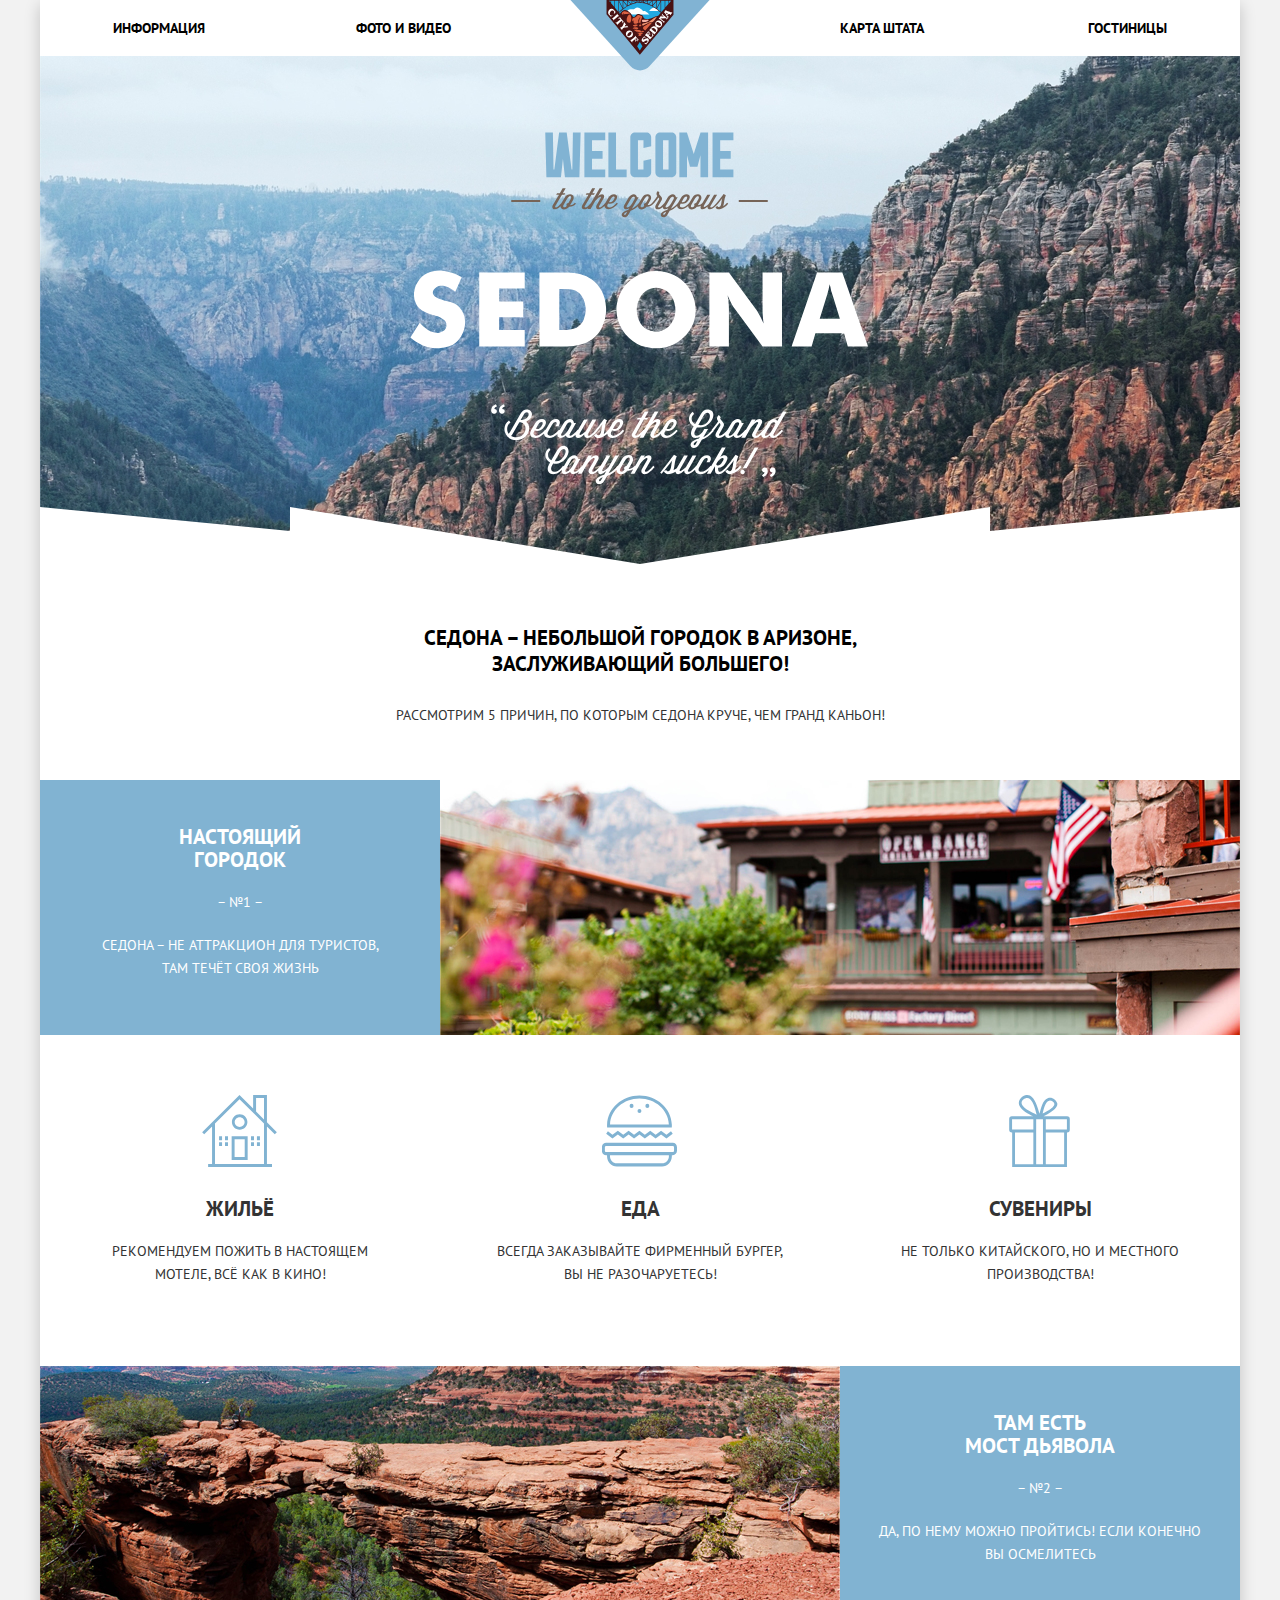
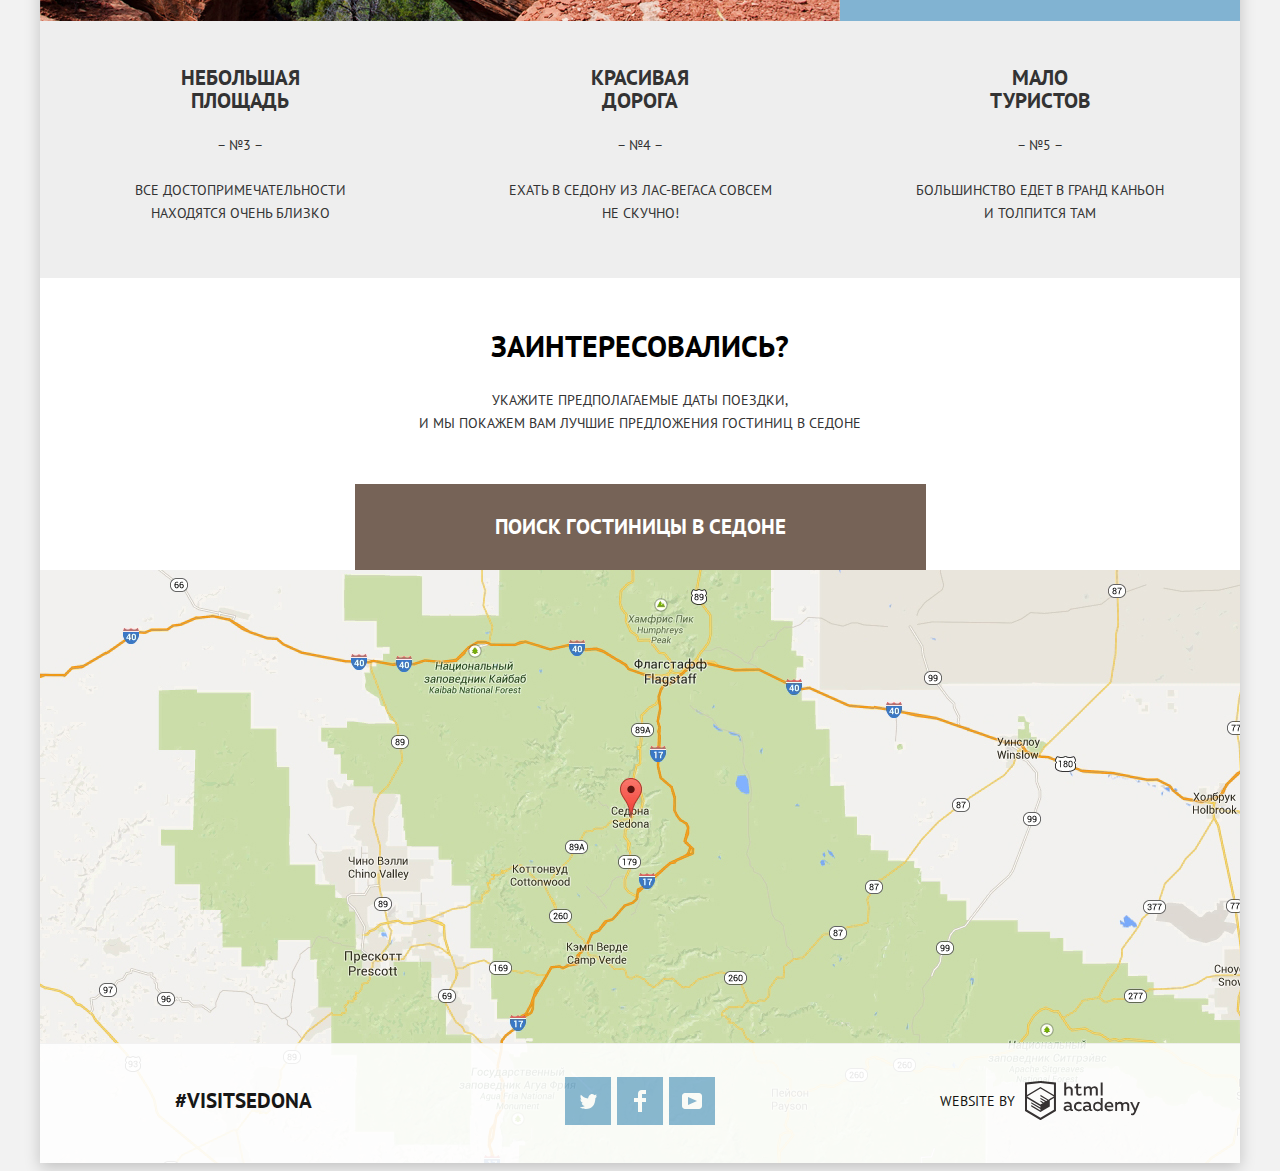
<file: index.html>
<!DOCTYPE html>
<html lang="ru">
  <head>
    <meta charset="utf-8">
    <meta http-equiv="X-UA-Compatible" content="IE=edge">
    <meta name="viewport" content="width=device-width, initial-scale=1.0">
    <title>HTML Academy: Седона</title>
    <link href="https://fonts.googleapis.com/css?family=PT+Sans:400,700&amp;subset=cyrillic" rel="stylesheet">
    <link href="css/normalize.css" rel="stylesheet">
    <link href="css/style.min.css" rel="stylesheet">
  </head>
  <body>
    <div class="main-container">
      <header class="main-header">
        <div class="main-header-wrapper">
          <a class="logo" href="#">
            <img src="img/logo-sedona.svg" width="140" height="72" alt="Логотип города Седона">
          </a>
          <nav class="navigation">
            <ul class="site-navigation">
              <li class="site-navigation-item-1"><a href="information.html">Информация</a></li>
              <li class="site-navigation-item-2"><a href="photo-video.html">Фото и Видео</a></li>
              <li class="site-navigation-item-3"><a href="map.html">Карта Штата</a></li>
              <li class="site-navigation-item-4"><a href="catalog.html">Гостиницы</a></li>
            </ul>
          </nav>
        </div>
        <div class="second-header-wrapper">
          <div class="grand-canyon-sucks">
            <img src="img/intro-welcome.svg" width="459" height="353" alt="Добро пожаловать в Седону">
          </div>
        </div>
      </header>
      <main>
        <section class="welcome">
          <h2>Седона &#8211; небольшой городок в Аризоне,<br>заслуживающий большего!</h2>
          <p>Рассмотрим 5 причин, по которым Седона круче, чем Гранд Каньон!</p>
        </section>
        <section class="features">
          <h2 class="visually-hidden">Достоинства города</h2>
          <div class="features-blue">
            <p>Настоящий<br>Городок</p>
            <span>&#8211; №1 &#8211;<br></span>
            <span>седона &#8211; не аттракцион для туристов,<br>там течёт своя жизнь</span>
          </div>
          <div class="features-image-1">
            <img src="img/features-photo-1.jpg" width="800" height="256" alt="фото города седона">
          </div>
          <div class="features-white">
            <img src="img/icon-1.svg" width="75" height="72" alt="жильё">
            <p>Жильё</p>
            <span>рекомендуем пожить в настоящем<br>мотеле, всё как в кино!</span>
          </div>
          <div class="features-white">
            <img src="img/icon-3.svg" width="75" height="72" alt="еда">
            <p>Еда</p>
            <span>всегда заказывайте фирменный бургер,<br>вы не разочаруетесь!</span>
          </div>
          <div class="features-white">
            <img src="img/icon-2.svg" width="75" height="72" alt="сувениры">
            <p>Сувениры</p>
            <span>не только китайского, но и местного<br>производства!</span>
          </div>
          <div class="features-image-2">
            <img src="img/features-photo-2.jpg" width="800" height="256" alt="фото города седона">
          </div>
          <div class="features-blue">
            <p>Там есть<br>мост дьявола</p>
            <span>&#8211; №2 &#8211;<br></span>
            <span>да, по нему можно пройтись! если конечно<br>вы осмелитесь</span>
          </div>
          <div class="features-grey">
            <p>Небольшая<br>Площадь</p>
            <span>&#8211; №3 &#8211;<br></span>
            <span class="last-row">все достопримечательности<br>находятся очень близко</span>
          </div>
          <div class="features-grey">
            <p>Красивая<br>Дорога</p>
            <span>&#8211; №4 &#8211;<br></span>
            <span class="last-row">ехать в седону из лас-вегаса совсем<br>не скучно!</span>
          </div>
          <div class="features-grey">
            <p>Мало<br>Туристов</p>
            <span>&#8211; №5 &#8211;<br></span>
            <span class="last-row">большинство едет в гранд каньон<br>и толпится там</span>
          </div>
        </section>
        <section class="interested">
          <h2>Заинтересовались?</h2>
          <p>Укажите предполагаемые даты поездки,<br>и мы покажем вам лучшие предложения гостиниц в Седоне</p>
          <span>
            <a class="button button-search" href="#">Поиск гостиницы в Седоне</a>
          </span>
          <div class="modal-search">
            <h2 class="visually-hidden">Форма поиска гостиницы в Седоне</h2>
            <form class="hotel-search-form" method="get" action="https://echo.htmlacademy.ru">
                <div class="check-in-date">
                  <label for="check-in-date">Дата заезда:</label>
                  <input id="check-in-date" type="text" name="date-in" placeholder="24 апреля 2017">
                  <button class="calendar-in" type="button">
                    <svg xmlns="http://www.w3.org/2000/svg" width="21" height="22" viewBox="0 0 21 22"><path fill="#cacaca" d="M19.251 2.025h-2.845V.648c0-.381-.294-.689-.656-.689-.363 0-.656.308-.656.689v1.377h-3.938V.648c0-.381-.294-.689-.655-.689-.363 0-.657.308-.657.689v1.377H5.906V.648c0-.381-.294-.689-.656-.689-.363 0-.657.308-.657.689v1.377H1.75C.784 2.025 0 2.847 0 3.862v16.302C0 21.179.784 22 1.75 22h17.501c.966 0 1.749-.821 1.749-1.836V3.862c0-1.015-.783-1.837-1.749-1.837zm.437 18.139a.448.448 0 0 1-.437.459H1.75a.45.45 0 0 1-.438-.459V3.862a.45.45 0 0 1 .438-.459h2.844v1.378c0 .381.294.689.657.689.362 0 .656-.308.656-.689V3.403h3.938v1.378c0 .381.294.689.657.689.361 0 .655-.308.655-.689V3.403h3.938v1.378c0 .381.293.689.656.689.362 0 .656-.308.656-.689V3.403h2.845c.241 0 .437.206.437.459v16.302z"/><path fill="#cacaca" d="M4.594 8.225h2.625v2.066H4.594zM4.594 11.668h2.625v2.067H4.594zM4.594 15.112h2.625v2.066H4.594zM9.188 15.112h2.625v2.066H9.188zM9.188 11.668h2.625v2.067H9.188zM9.188 8.225h2.625v2.066H9.188zM13.781 15.112h2.625v2.066h-2.625zM13.781 11.668h2.625v2.067h-2.625zM13.781 8.225h2.625v2.066h-2.625z"/></svg>
                  </button>
                </div>
                <div class="check-out-date">
                  <label for="check-out-date">Дата выезда:</label>
                  <input id="check-out-date" type="text" name="date-out" placeholder="4 июля 2017">
                  <button class="calendar-out" type="button">
                    <svg xmlns="http://www.w3.org/2000/svg" width="21" height="22" viewBox="0 0 21 22"><path fill="#cacaca" d="M19.251 2.025h-2.845V.648c0-.381-.294-.689-.656-.689-.363 0-.656.308-.656.689v1.377h-3.938V.648c0-.381-.294-.689-.655-.689-.363 0-.657.308-.657.689v1.377H5.906V.648c0-.381-.294-.689-.656-.689-.363 0-.657.308-.657.689v1.377H1.75C.784 2.025 0 2.847 0 3.862v16.302C0 21.179.784 22 1.75 22h17.501c.966 0 1.749-.821 1.749-1.836V3.862c0-1.015-.783-1.837-1.749-1.837zm.437 18.139a.448.448 0 0 1-.437.459H1.75a.45.45 0 0 1-.438-.459V3.862a.45.45 0 0 1 .438-.459h2.844v1.378c0 .381.294.689.657.689.362 0 .656-.308.656-.689V3.403h3.938v1.378c0 .381.294.689.657.689.361 0 .655-.308.655-.689V3.403h3.938v1.378c0 .381.293.689.656.689.362 0 .656-.308.656-.689V3.403h2.845c.241 0 .437.206.437.459v16.302z"/><path fill="#cacaca" d="M4.594 8.225h2.625v2.066H4.594zM4.594 11.668h2.625v2.067H4.594zM4.594 15.112h2.625v2.066H4.594zM9.188 15.112h2.625v2.066H9.188zM9.188 11.668h2.625v2.067H9.188zM9.188 8.225h2.625v2.066H9.188zM13.781 15.112h2.625v2.066h-2.625zM13.781 11.668h2.625v2.067h-2.625zM13.781 8.225h2.625v2.066h-2.625z"/></svg>
                  </button>
                </div>
                <div class="sub-options">
                  <div class="adults">
                    <label for="adults">Взрослые:</label>
                    <button class="minus-1" type="button">&#8211;</button>
                    <input type="text" id="adults" name="adults" placeholder="2">
                    <button class="plus-1" type="button">+</button>
                  </div>
                  <div class="children">
                    <label for="children">Дети:</label>
                    <button class="minus-2" type="button">&#8211;</button>
                    <input type="text" id="children" name="children" placeholder="0">
                    <button class="plus-2" type="button">+</button>
                  </div>
                </div>
                <button type="submit" class="button">Найти</button>
            </form>
          </div>
        </section>
        <div class="map">
          <img src="img/map.jpg" width="1200" height="593" alt="карта города седона">
        </div>
      </main>
      <footer>
        <div class="footer-container">
          <p class="footer-hash-tag">#VISITSEDONA</p>
          <div class="footer-social">
            <ul class="social-navigation">
              <li><a class="social-button" href="#"><span class="visually-hidden">Твиттер</span>
                <svg xmlns="http://www.w3.org/2000/svg" xmlns:xlink="http://www.w3.org/1999/xlink" width="17" height="15" viewBox="0 0 17 15"><path fill="#FFF" d="M10.95.144c1.685-.496 2.984.27 3.577 1.179.673-.231 1.331-.481 2.011-.708a2.345 2.345 0 0 1-.857 1.768c.685.17 1.304-.491 1.304-.491-.169 1-1.006 1.788-1.563 2.024-.231 6.75-3.175 11.217-10.077 11.082h-.446c-.41 0-4.164-.46-4.898-1.887 2.271.196 3.893-.422 4.693-1.177-.96-.3-2.679-.477-2.979-2.95.349.106.564.228 1.19.119C1.705 8.247.374 7.53.448 5.33c.285.328 1.067.536 1.34.472C1.085 5.561-.182 2.442.894.85c1.818 1.854 3.735 3.606 7.152 3.773C8.254 2.33 9.183.793 10.95.144z"/></svg>
              </a></li>
              <li>
                <a class="social-button" href="#"><span class="visually-hidden">Фэйсбук</span>
                <svg xmlns="http://www.w3.org/2000/svg" width="12" height="22" viewBox="0 0 12 22"><path fill="#FFF" d="M12 4V0H8a4 4 0 0 0-4 4v4H0v4h4v10h4V12h4V8H8V4h4z"/></svg>
                </a>
              </li>
              <li><a class="social-button" href="#"><span class="visually-hidden">Ютуб</span>
                <svg xmlns="http://www.w3.org/2000/svg" xmlns:xlink="http://www.w3.org/1999/xlink" width="20" height="16" viewBox="0 0 20 16"><path fill="#FFF" d="M17 0H3C1.35 0 0 1.35 0 3v10c0 1.65 1.35 3 3 3h14c1.65 0 3-1.35 3-3V3c0-1.65-1.35-3-3-3zM6.027 11.998V4.002L15.014 8l-8.987 3.998z"/></svg>
              </a></li>
            </ul>
          </div>
          <div class="footer-copyright">
            <div class="footer-copyright-1">website by</div><!--
            --><div class="footer-copyright-2">
              <a class="button" href="https://htmlacademy.ru/intensive/htmlcss">
                <span class="visually-hidden">Логотип htmlacademy</span>
                  <svg id="Layer_1" data-name="Layer 1" xmlns="http://www.w3.org/2000/svg" viewBox="0 0 108.08 36.85"><title>logo-htmlacademy-small1</title><path d="M44.61,26.88a2,2,0,0,0,.55-0.1v1.33a3.25,3.25,0,0,1-1.18.21,1.67,1.67,0,0,1-1.67-1,4.84,4.84,0,0,1-3.14,1.08c-1.51,0-2.91-.83-2.91-2.55,0-2.13,2-2.79,3.71-2.79a11.08,11.08,0,0,1,2.17.25v-0.3c0-1-.76-1.77-2.19-1.77a7.42,7.42,0,0,0-3,.64v-1.7a10.21,10.21,0,0,1,3.19-.55c2.36,0,3.81,1.12,3.81,3.65v3a0.54,0.54,0,0,0,.49.59h0.17Zm-6.44-1.13A1.35,1.35,0,0,0,39.63,27h0.11a3.39,3.39,0,0,0,2.41-1V24.58a9.72,9.72,0,0,0-1.81-.21c-1,0-2.16.33-2.16,1.38h0Zm12.36-6.11a5,5,0,0,1,2.57.64V22a4.08,4.08,0,0,0-2.3-.7,2.75,2.75,0,1,0,0,5.49,5,5,0,0,0,2.43-.64v1.71a6.27,6.27,0,0,1-2.76.57A4.21,4.21,0,0,1,46,24.51q0-.21,0-0.41a4.32,4.32,0,0,1,4.18-4.46h0.38Zm12.17,7.24a2,2,0,0,0,.55-0.1v1.33a3.25,3.25,0,0,1-1.18.21,1.67,1.67,0,0,1-1.67-1,4.84,4.84,0,0,1-3.14,1.08c-1.51,0-2.91-.83-2.91-2.55,0-2.13,2-2.79,3.71-2.79a11.08,11.08,0,0,1,2.17.25v-0.3c0-1-.76-1.77-2.19-1.77a7.42,7.42,0,0,0-3,.64v-1.7a10.21,10.21,0,0,1,3.19-.55c2.36,0,3.81,1.12,3.81,3.65v3a0.54,0.54,0,0,0,.49.59h0.17Zm-6.44-1.13A1.35,1.35,0,0,0,57.73,27h0.11a3.39,3.39,0,0,0,2.41-1V24.58a9.72,9.72,0,0,0-1.81-.21c-1.06,0-2.16.33-2.16,1.38h0ZM73,16V28.2H71.35V26.88a3.88,3.88,0,0,1-3.19,1.54,4.4,4.4,0,0,1,0-8.78,3.81,3.81,0,0,1,3,1.3V16H73Zm-4.53,5.22a2.76,2.76,0,1,0,0,5.52A2.86,2.86,0,0,0,71.15,25V23A2.91,2.91,0,0,0,68.49,21.27ZM79,19.64c3.31,0,4.46,2.68,3.92,5.09H76.7c0.21,1.5,1.67,2.11,3.19,2.11a6.11,6.11,0,0,0,2.64-.59v1.6a7.14,7.14,0,0,1-3,.57C77,28.42,74.78,27,74.78,24a4.18,4.18,0,0,1,4-4.39H79Zm0.09,1.54a2.28,2.28,0,0,0-2.44,2.1v0.06H81.3A2,2,0,0,0,79.13,21.18Zm5.73,7V19.87h1.65v1a3.81,3.81,0,0,1,2.78-1.27A2.86,2.86,0,0,1,91.89,21a4.12,4.12,0,0,1,2.91-1.33A3.06,3.06,0,0,1,98,23V28.2h-1.9V23.05a1.59,1.59,0,0,0-1.42-1.75H94.42a2.8,2.8,0,0,0-2.07,1.12V28.2h-1.9V23.05A1.59,1.59,0,0,0,89,21.31H88.8a3,3,0,0,0-2.21,1.29v5.63H84.86Zm21.31-8.33h1.9l-3.91,9.46c-0.9,2.17-2.09,2.86-3.35,2.86a4.76,4.76,0,0,1-1.1-.14V30.46a2.86,2.86,0,0,0,.85.12c0.9,0,1.58-.64,2.07-1.9l0.17-.42-4-8.4h2l2.86,6.29ZM38.73,1.46V6.22a3.81,3.81,0,0,1,2.7-1.14,3.25,3.25,0,0,1,3.44,3.4v5.15H43V8.72a1.81,1.81,0,0,0-1.61-2h-0.3a2.93,2.93,0,0,0-2.32,1.39v5.52h-1.9V1.46h1.9ZM49.94,2.31v3h3V6.91h-3v3.81c0,1.1.5,1.46,1.58,1.46a4.49,4.49,0,0,0,1.69-.33v1.6A6.8,6.8,0,0,1,51,13.8a2.55,2.55,0,0,1-2.86-2.74V6.89H46.58V5.26h1.5V2.74Zm5.4,11.31V5.28H57v1A3.81,3.81,0,0,1,59.77,5a2.86,2.86,0,0,1,2.6,1.33A4.12,4.12,0,0,1,65.28,5,3.06,3.06,0,0,1,68.44,8.4v5.21h-1.9V8.46a1.59,1.59,0,0,0-1.42-1.75H64.89a2.8,2.8,0,0,0-2.07,1.12v5.78h-1.9V8.46A1.59,1.59,0,0,0,59.5,6.71H59.27A3,3,0,0,0,57.06,8v5.63H55.34ZM71.17,1.45H73V13.6H71.17V1.45ZM14.71,0H14.55L0,1.54V28.21l14.55,8.66,14.55-8.66V1.54Zm12.5,27.1L14.55,34.64,1.9,27.12V16.18l12.59,7.5V25L5.86,19.9v1.31l8.68,5.21v1.39L5.87,22.65V24l8.68,5.21,8.75-5.24V18.31L27.2,16V27.12Zm0-12.53-3.48,2-1.6,1L14.51,13v1.31L21,18.23H21l-0.14.09-1,.54-5.37-3.2V17l4.24,2.52-1,.67-3.2-1.9v1.31l2.1,1.24L14.5,22.1,2,14.65,14.51,7.11Zm0-1.32L14.49,5.76,1.91,13.25v-10L14.56,1.92,27.21,3.25v10h0Z" transform="translate(0 -0.02)" fill="#231f20"/></svg>
                </a>
            </div>
          </div>
        </div>
      </footer>
    </div>
  <script src="js/popup.min.js"></script>
  </body>
</html>
</file>
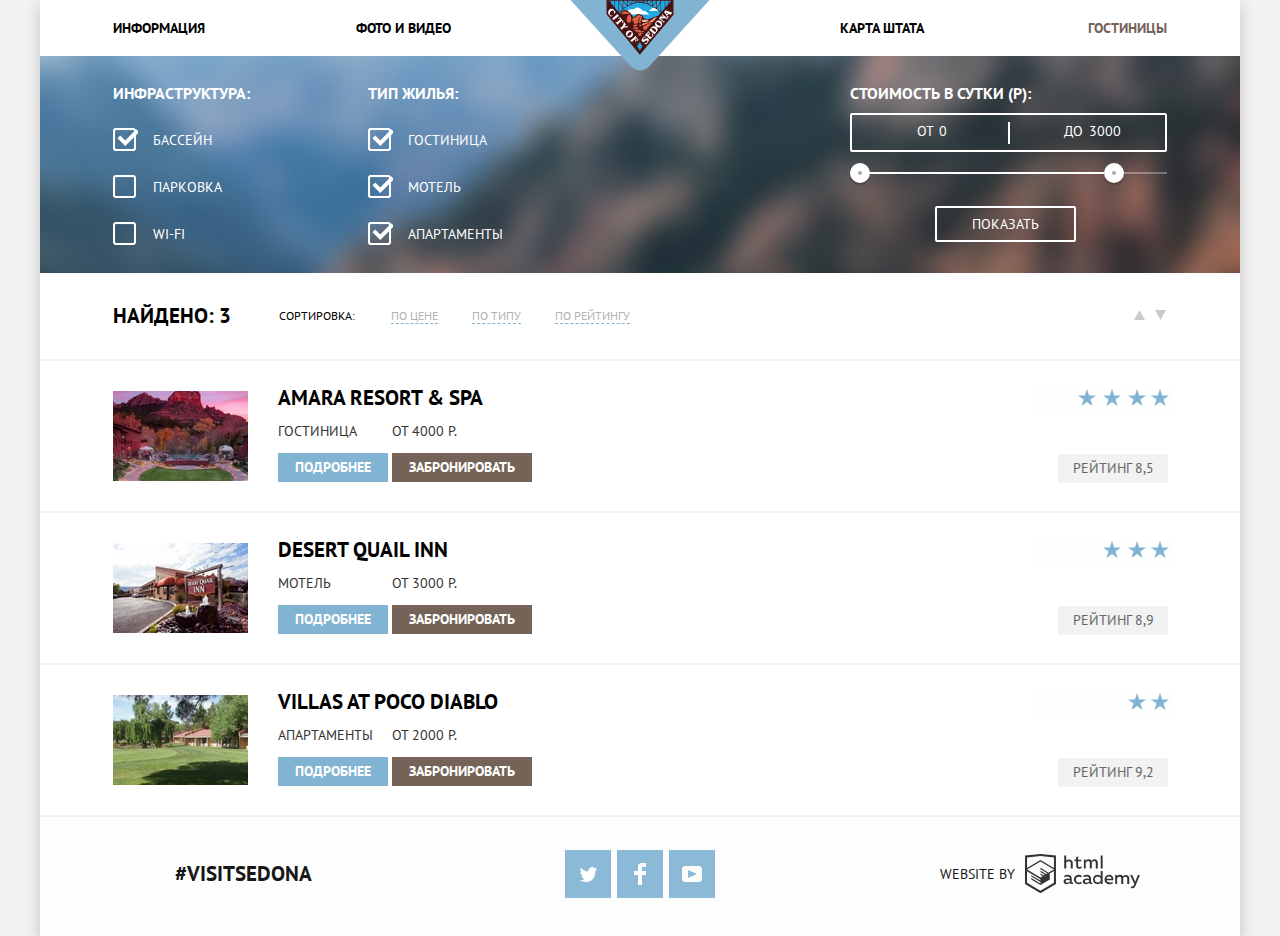
<file: catalog.html>
<!DOCTYPE html>
<html lang="ru">
  <head>
    <meta charset="utf-8">
    <meta http-equiv="X-UA-Compatible" content="IE=edge">
    <meta name="viewport" content="width=device-width, initial-scale=1.0">
    <title>HTML Academy: Седона</title>
    <link href="https://fonts.googleapis.com/css?family=PT+Sans:400,700&amp;subset=cyrillic" rel="stylesheet">
    <link href="css/normalize.css" rel="stylesheet">
    <link href="css/style.min.css" rel="stylesheet">
  </head>
  <body>
    <div class="main-container">
      <header class="main-header">
        <div class="main-header-wrapper">
          <a class="logo" href="index.html">
            <img src="img/logo-sedona.svg" width="140" height="72" alt="Логотип города Седона">
          </a>
          <nav class="navigation">
           <ul class="site-navigation">
              <li class="site-navigation-item-1"><a href="information.html">Информация</a></li>
              <li class="site-navigation-item-2"><a href="photo-video.html">Фото и Видео</a></li>
               <li class="site-navigation-item-3"><a href="map.html">Карта Штата</a></li>
              <li class="site-navigation-item-4 on-page-4"><a href="#">Гостиницы</a></li>
            </ul>
          </nav>
        </div>
      </header>
      <main class="hotels-wrapper">
        <div class="search-form">
          <form class="filter" method="get" action="https://echo.htmlacademy.ru">
            <div class="filter-type-1">
            <fieldset>
              <legend>Инфраструктура:</legend>
                <ul>
                    <li class="filter-option">
                      <input class="visually-hidden filter-input filter-input-checkbox" type="checkbox" name="pool" id="filter-pool" checked>
                      <label for="filter-pool">Бассейн</label>
                    </li>
                      <li class="filter-option">
                      <input class="visually-hidden filter-input filter-input-checkbox" type="checkbox" name="parking" id="filter-parking">
                      <label for="filter-parking">Парковка</label>
                    </li>
                    <li class="filter-option">
                      <input class="visually-hidden filter-input filter-input-checkbox" type="checkbox" name="wi-fi" id="filter-wi-fi">
                      <label for="filter-wi-fi">wi-fi</label>
                    </li>
                </ul>
            </fieldset>
            </div>
            <div class="filter-type-2">
              <fieldset>
                <legend>Тип жилья:</legend>
                  <ul>
                    <li class="filter-option">
                      <input class="visually-hidden filter-input filter-input-checkbox" type="checkbox" name="hotel" id="filter-hotel" checked>
                      <label for="filter-hotel">Гостиница</label>
                    </li>
                      <li class="filter-option">
                      <input class="visually-hidden filter-input filter-input-checkbox" type="checkbox" name="motel" id="filter-motel" checked>
                      <label for="filter-motel">Мотель</label>
                    </li>
                    <li class="filter-option">
                      <input class="visually-hidden filter-input filter-input-checkbox" type="checkbox" name="apartments" id="filter-apartments" checked>
                      <label for="filter-apartments">Апартаменты</label>
                    </li>
                  </ul>
              </fieldset>
            </div>
          <div class="filter-range">
           <div class="filter-range-title">Стоимость в сутки (р):</div>
           <div class="price-controls">
            <label class="min-price">от <input type="text" name="min-price" value="0"></label>
            <label class="max-price">до <input type="text" name="max-price" value="3000"></label>
           </div>
           <div class="range-controls">
            <div class="scale">
             <div class="bar"></div>
            </div>
            <div class="range-toggle range-toggle-min"></div>
            <div class="range-toggle range-toggle-max"></div>
           </div>
           <button class="btn-transparent" type="submit">Показать</button>
          </div>
        </form>
        </div>
        <div class="results-sorting">
          <span class="results-found">Найдено: 3</span>
          <span class="sorting-type">сортировка:</span>
          <a href="#" class="sorting-by">по цене</a>
          <a href="#" class="sorting-by">по типу</a>
          <a href="#" class="sorting-by">по рейтингу</a>
          <a href="#" class="sorting-direction-up">
            <span class="visually-hidden">сортировка от большего к меньшему</span>
            <svg xmlns="http://www.w3.org/2000/svg" width="11" height="10" viewBox="0 0 11 10"><path fill="#cacaca" d="M5.5 0L0 10h11z"></path>
            </svg>
          </a>
          <a href="#" class="sorting-direction-down">
            <span class="visually-hidden">сортировка от меньшего к большему</span>
            <svg xmlns="http://www.w3.org/2000/svg" width="11" height="10" viewBox="0 0 11 10"><path fill="#cacaca" d="M5.5 10L0 0h11"></path>
            </svg>
          </a>
        </div>
        <section class="hotels-search-results">
          <ul class="hotels">
            <li class="catalog-item">
              <div class="catalog-item-photo">
                <img src="img/hotel-small-1.jpg" width="135" height="90" alt="Фотография гостиницы Amara Resort & SPA">
              </div>
              <div class="catalog-item-data">
                <div class="hotel-name">
                  <h2>
                    <a href="#">Amara Resort & SPA</a>
                  </h2>
                </div>
                <div class="hotel-type-and-price">
                  <span>Гостиница</span>
                  <span>от 4000 р.</span>
                </div>
                <div>
                  <span class="more-info">
                    <a class="button button-info" href="#">Подробнее</a>
                  </span>
                  <span class="book">
                    <a class="button button-book" href="#">Забронировать</a>
                  </span>
                </div>
              </div>
              <div class="rating-block">
                <div class="rating-star-4">
                  <span class="visually-hidden">Рейтинг четыре звезды</span>
                </div>
                <div class="rating-count">
                  <span class="rating-number">Рейтинг 8,5</span>
                </div>
              </div>
            </li>
            <li class="catalog-item">
              <div class="catalog-item-photo">
                <img src="img/hotel-small-2.jpg" width="135" height="90" alt="Фотография мотеля Desert Quail Inn">
              </div>
              <div class="catalog-item-data">
                <div class="hotel-name">
                  <h2>
                    <a href="#">Desert Quail Inn</a>
                  </h2>
                </div>
                <div class="hotel-type-and-price">
                  <span>Мотель</span>
                  <span>от 3000 р.</span>
                </div>
                <div>
                  <span class="more-info">
                    <a class="button button-info" href="#">Подробнее</a>
                  </span>
                  <span class="book">
                    <a class="button button-book" href="#">Забронировать</a>
                  </span>
                </div>
              </div>
              <div>
                <div class="rating-block">
                  <div class="rating-star-3">
                    <span class="visually-hidden">Рейтинг три звезды</span>
                  </div>
                  <div class="rating-count">
                    <span class="rating-number">Рейтинг 8,9</span>
                  </div>
                </div>
              </div>
            </li>
            <li class="catalog-item">
              <div class="catalog-item-photo">
                <img src="img/hotel-small-3.jpg" width="135" height="90" alt="Фотография апартаментов Villas At Poco Diablo">
              </div>
              <div class="catalog-item-data">
                <div class="hotel-name">
                  <h2>
                    <a href="#">Villas At Poco Diablo</a>
                  </h2>
                </div>
                <div class="hotel-type-and-price">
                  <span>Апартаменты</span>
                  <span>от 2000 р.</span>
                </div>
                <div>
                  <span class="more-info">
                    <a class="button button-info" href="#">Подробнее</a>
                  </span>
                  <span class="book">
                    <a class="button button-book" href="#">Забронировать</a>
                  </span>
                </div>
              </div>
              <div class="rating-block">
                <div class="rating-star-2">
                  <span class="visually-hidden">Рейтинг две звезды</span>
                </div>
                <div class="rating-count">
                  <span class="rating-number">Рейтинг 9,2</span>   
                </div>
              </div>
            </li>
          </ul>
        </section>
      </main>
      <footer>
        <div class="footer-container">
          <p class="footer-hash-tag">#VISITSEDONA</p>
          <div class="footer-social">
            <ul class="social-navigation">
              <li><a class="social-button" href="#"><span class="visually-hidden">Твиттер</span>
                <svg xmlns="http://www.w3.org/2000/svg" xmlns:xlink="http://www.w3.org/1999/xlink" width="17" height="15" viewBox="0 0 17 15"><path fill="#FFF" d="M10.95.144c1.685-.496 2.984.27 3.577 1.179.673-.231 1.331-.481 2.011-.708a2.345 2.345 0 0 1-.857 1.768c.685.17 1.304-.491 1.304-.491-.169 1-1.006 1.788-1.563 2.024-.231 6.75-3.175 11.217-10.077 11.082h-.446c-.41 0-4.164-.46-4.898-1.887 2.271.196 3.893-.422 4.693-1.177-.96-.3-2.679-.477-2.979-2.95.349.106.564.228 1.19.119C1.705 8.247.374 7.53.448 5.33c.285.328 1.067.536 1.34.472C1.085 5.561-.182 2.442.894.85c1.818 1.854 3.735 3.606 7.152 3.773C8.254 2.33 9.183.793 10.95.144z"/></svg>
              </a></li>
              <li><a class="social-button" href="#"><span class="visually-hidden">Фэйсбук</span>
                <svg xmlns="http://www.w3.org/2000/svg" width="12" height="22" viewBox="0 0 12 22"><path fill="#FFF" d="M12 4V0H8a4 4 0 0 0-4 4v4H0v4h4v10h4V12h4V8H8V4h4z"/></svg>
              </a></li>
              <li><a class="social-button" href="#"><span class="visually-hidden">Ютуб</span>
                <svg xmlns="http://www.w3.org/2000/svg" xmlns:xlink="http://www.w3.org/1999/xlink" width="20" height="16" viewBox="0 0 20 16"><path fill="#FFF" d="M17 0H3C1.35 0 0 1.35 0 3v10c0 1.65 1.35 3 3 3h14c1.65 0 3-1.35 3-3V3c0-1.65-1.35-3-3-3zM6.027 11.998V4.002L15.014 8l-8.987 3.998z"/></svg>
              </a></li>
            </ul>
          </div>
          <div class="footer-copyright">
            <div class="footer-copyright-1">website by</div><!--
            --><div class="footer-copyright-2">
              <a class="button" href="https://htmlacademy.ru/intensive/htmlcss">
                <span class="visually-hidden">Логотип htmlacademy</span>
                  <svg id="Layer_1" data-name="Layer 1" xmlns="http://www.w3.org/2000/svg" viewBox="0 0 108.08 36.85"><title>logo-htmlacademy-small1</title><path d="M44.61,26.88a2,2,0,0,0,.55-0.1v1.33a3.25,3.25,0,0,1-1.18.21,1.67,1.67,0,0,1-1.67-1,4.84,4.84,0,0,1-3.14,1.08c-1.51,0-2.91-.83-2.91-2.55,0-2.13,2-2.79,3.71-2.79a11.08,11.08,0,0,1,2.17.25v-0.3c0-1-.76-1.77-2.19-1.77a7.42,7.42,0,0,0-3,.64v-1.7a10.21,10.21,0,0,1,3.19-.55c2.36,0,3.81,1.12,3.81,3.65v3a0.54,0.54,0,0,0,.49.59h0.17Zm-6.44-1.13A1.35,1.35,0,0,0,39.63,27h0.11a3.39,3.39,0,0,0,2.41-1V24.58a9.72,9.72,0,0,0-1.81-.21c-1,0-2.16.33-2.16,1.38h0Zm12.36-6.11a5,5,0,0,1,2.57.64V22a4.08,4.08,0,0,0-2.3-.7,2.75,2.75,0,1,0,0,5.49,5,5,0,0,0,2.43-.64v1.71a6.27,6.27,0,0,1-2.76.57A4.21,4.21,0,0,1,46,24.51q0-.21,0-0.41a4.32,4.32,0,0,1,4.18-4.46h0.38Zm12.17,7.24a2,2,0,0,0,.55-0.1v1.33a3.25,3.25,0,0,1-1.18.21,1.67,1.67,0,0,1-1.67-1,4.84,4.84,0,0,1-3.14,1.08c-1.51,0-2.91-.83-2.91-2.55,0-2.13,2-2.79,3.71-2.79a11.08,11.08,0,0,1,2.17.25v-0.3c0-1-.76-1.77-2.19-1.77a7.42,7.42,0,0,0-3,.64v-1.7a10.21,10.21,0,0,1,3.19-.55c2.36,0,3.81,1.12,3.81,3.65v3a0.54,0.54,0,0,0,.49.59h0.17Zm-6.44-1.13A1.35,1.35,0,0,0,57.73,27h0.11a3.39,3.39,0,0,0,2.41-1V24.58a9.72,9.72,0,0,0-1.81-.21c-1.06,0-2.16.33-2.16,1.38h0ZM73,16V28.2H71.35V26.88a3.88,3.88,0,0,1-3.19,1.54,4.4,4.4,0,0,1,0-8.78,3.81,3.81,0,0,1,3,1.3V16H73Zm-4.53,5.22a2.76,2.76,0,1,0,0,5.52A2.86,2.86,0,0,0,71.15,25V23A2.91,2.91,0,0,0,68.49,21.27ZM79,19.64c3.31,0,4.46,2.68,3.92,5.09H76.7c0.21,1.5,1.67,2.11,3.19,2.11a6.11,6.11,0,0,0,2.64-.59v1.6a7.14,7.14,0,0,1-3,.57C77,28.42,74.78,27,74.78,24a4.18,4.18,0,0,1,4-4.39H79Zm0.09,1.54a2.28,2.28,0,0,0-2.44,2.1v0.06H81.3A2,2,0,0,0,79.13,21.18Zm5.73,7V19.87h1.65v1a3.81,3.81,0,0,1,2.78-1.27A2.86,2.86,0,0,1,91.89,21a4.12,4.12,0,0,1,2.91-1.33A3.06,3.06,0,0,1,98,23V28.2h-1.9V23.05a1.59,1.59,0,0,0-1.42-1.75H94.42a2.8,2.8,0,0,0-2.07,1.12V28.2h-1.9V23.05A1.59,1.59,0,0,0,89,21.31H88.8a3,3,0,0,0-2.21,1.29v5.63H84.86Zm21.31-8.33h1.9l-3.91,9.46c-0.9,2.17-2.09,2.86-3.35,2.86a4.76,4.76,0,0,1-1.1-.14V30.46a2.86,2.86,0,0,0,.85.12c0.9,0,1.58-.64,2.07-1.9l0.17-.42-4-8.4h2l2.86,6.29ZM38.73,1.46V6.22a3.81,3.81,0,0,1,2.7-1.14,3.25,3.25,0,0,1,3.44,3.4v5.15H43V8.72a1.81,1.81,0,0,0-1.61-2h-0.3a2.93,2.93,0,0,0-2.32,1.39v5.52h-1.9V1.46h1.9ZM49.94,2.31v3h3V6.91h-3v3.81c0,1.1.5,1.46,1.58,1.46a4.49,4.49,0,0,0,1.69-.33v1.6A6.8,6.8,0,0,1,51,13.8a2.55,2.55,0,0,1-2.86-2.74V6.89H46.58V5.26h1.5V2.74Zm5.4,11.31V5.28H57v1A3.81,3.81,0,0,1,59.77,5a2.86,2.86,0,0,1,2.6,1.33A4.12,4.12,0,0,1,65.28,5,3.06,3.06,0,0,1,68.44,8.4v5.21h-1.9V8.46a1.59,1.59,0,0,0-1.42-1.75H64.89a2.8,2.8,0,0,0-2.07,1.12v5.78h-1.9V8.46A1.59,1.59,0,0,0,59.5,6.71H59.27A3,3,0,0,0,57.06,8v5.63H55.34ZM71.17,1.45H73V13.6H71.17V1.45ZM14.71,0H14.55L0,1.54V28.21l14.55,8.66,14.55-8.66V1.54Zm12.5,27.1L14.55,34.64,1.9,27.12V16.18l12.59,7.5V25L5.86,19.9v1.31l8.68,5.21v1.39L5.87,22.65V24l8.68,5.21,8.75-5.24V18.31L27.2,16V27.12Zm0-12.53-3.48,2-1.6,1L14.51,13v1.31L21,18.23H21l-0.14.09-1,.54-5.37-3.2V17l4.24,2.52-1,.67-3.2-1.9v1.31l2.1,1.24L14.5,22.1,2,14.65,14.51,7.11Zm0-1.32L14.49,5.76,1.91,13.25v-10L14.56,1.92,27.21,3.25v10h0Z" transform="translate(0 -0.02)" fill="#231f20"/></svg>
                </a>
            </div>
          </div>
        </div>
      </footer>
    </div>
  </body>
</html>
</file>
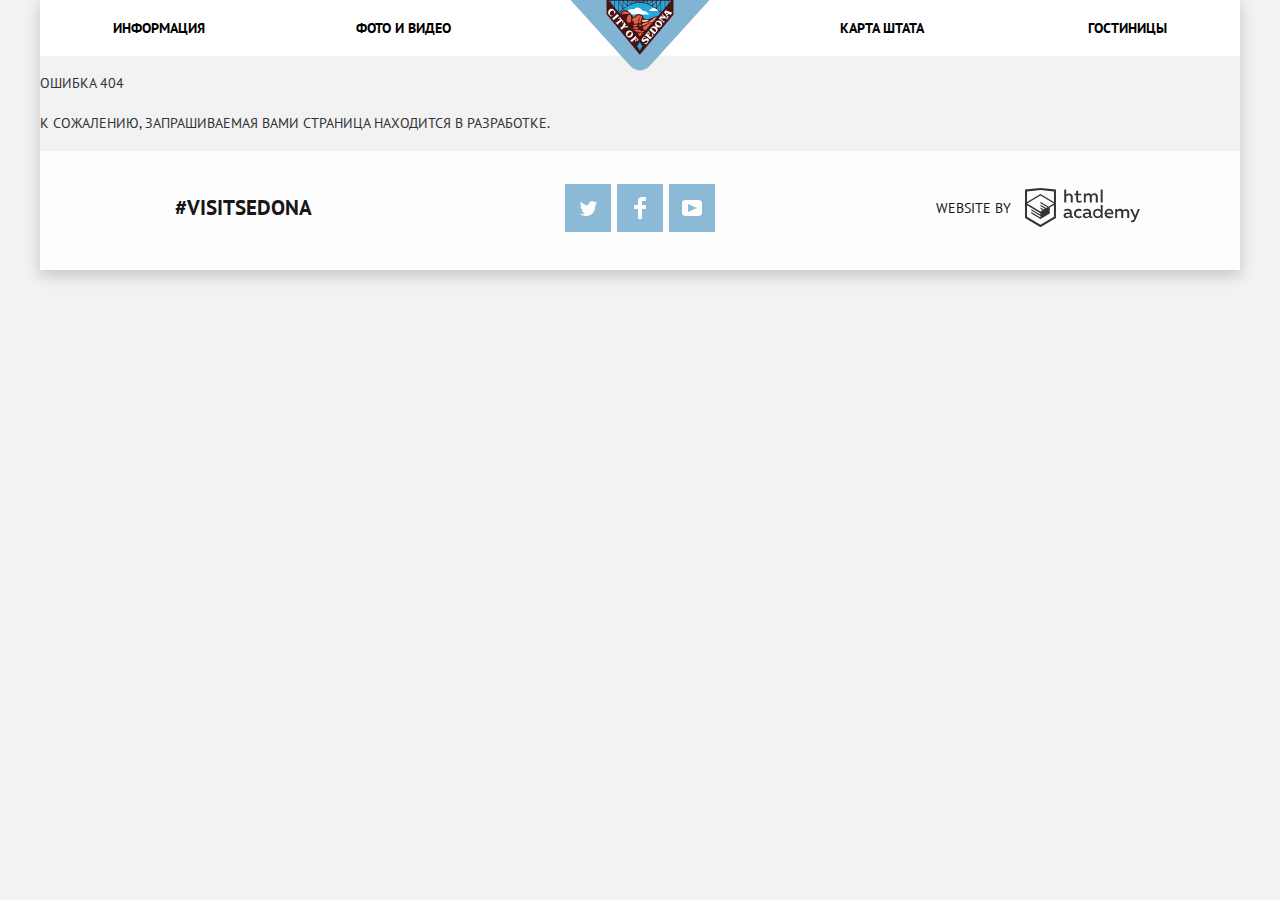
<file: information.html>
<!DOCTYPE html>
<html lang="ru">
  <head>
    <meta charset="utf-8">
    <meta http-equiv="X-UA-Compatible" content="IE=edge">
    <meta name="viewport" content="width=device-width, initial-scale=1.0">
    <title>HTML Academy: Седона</title>
    <link href="https://fonts.googleapis.com/css?family=PT+Sans:400,700&amp;subset=cyrillic" rel="stylesheet">
    <link href="css/normalize.css" rel="stylesheet">
    <link href="css/style.min.css" rel="stylesheet">
  </head>
  <body>
    <div class="main-container">
      <header class="main-header">
        <div class="main-header-wrapper">
          <a class="logo" href="index.html">
            <img src="img/logo-sedona.svg" width="140" height="72" alt="Логотип города Седона">
          </a>
          <nav class="navigation">
           <ul class="site-navigation">
              <li class="site-navigation-item-1 on-page-1"><a href="#">Информация</a></li>
              <li class="site-navigation-item-2"><a href="photo-video.html">Фото и Видео</a></li>
               <li class="site-navigation-item-3"><a href="map.html">Карта Штата</a></li>
              <li class="site-navigation-item-4"><a href="catalog.html">Гостиницы</a></li>
            </ul>
          </nav>
        </div>
      </header>
      <main class="map-wrapper">
        <div class="information">
          <p class="error-404">Ошибка 404</p>
          <p class="error-404-text">К сожалению, запрашиваемая Вами страница находится в разработке.</p>
        </div>
      </main>
      <footer>
        <div class="footer-container">
          <p class="footer-hash-tag">#VISITSEDONA</p>
          <div class="footer-social">
            <ul class="social-navigation">
              <li><a class="social-button" href="#"><span class="visually-hidden">Твиттер</span>
                <svg xmlns="http://www.w3.org/2000/svg" xmlns:xlink="http://www.w3.org/1999/xlink" width="17" height="15" viewBox="0 0 17 15"><path fill="#FFF" d="M10.95.144c1.685-.496 2.984.27 3.577 1.179.673-.231 1.331-.481 2.011-.708a2.345 2.345 0 0 1-.857 1.768c.685.17 1.304-.491 1.304-.491-.169 1-1.006 1.788-1.563 2.024-.231 6.75-3.175 11.217-10.077 11.082h-.446c-.41 0-4.164-.46-4.898-1.887 2.271.196 3.893-.422 4.693-1.177-.96-.3-2.679-.477-2.979-2.95.349.106.564.228 1.19.119C1.705 8.247.374 7.53.448 5.33c.285.328 1.067.536 1.34.472C1.085 5.561-.182 2.442.894.85c1.818 1.854 3.735 3.606 7.152 3.773C8.254 2.33 9.183.793 10.95.144z"/></svg>
              </a></li>
              <li><a class="social-button" href="#"><span class="visually-hidden">Фэйсбук</span>
                <svg xmlns="http://www.w3.org/2000/svg" width="12" height="22" viewBox="0 0 12 22"><path fill="#FFF" d="M12 4V0H8a4 4 0 0 0-4 4v4H0v4h4v10h4V12h4V8H8V4h4z"/></svg>
              </a></li>
              <li><a class="social-button" href="#"><span class="visually-hidden">Ютуб</span>
                <svg xmlns="http://www.w3.org/2000/svg" xmlns:xlink="http://www.w3.org/1999/xlink" width="20" height="16" viewBox="0 0 20 16"><path fill="#FFF" d="M17 0H3C1.35 0 0 1.35 0 3v10c0 1.65 1.35 3 3 3h14c1.65 0 3-1.35 3-3V3c0-1.65-1.35-3-3-3zM6.027 11.998V4.002L15.014 8l-8.987 3.998z"/></svg>
              </a></li>
            </ul>
          </div>
          <div class="footer-copyright">
            <div class="footer-copyright-1">website by</div>
            <div class="footer-copyright-2">
              <a class="button" href="https://htmlacademy.ru/intensive/htmlcss">
                <span class="visually-hidden">Логотип htmlacademy</span>
                  <svg id="Layer_1" data-name="Layer 1" xmlns="http://www.w3.org/2000/svg" viewBox="0 0 108.08 36.85"><title>logo-htmlacademy-small1</title><path d="M44.61,26.88a2,2,0,0,0,.55-0.1v1.33a3.25,3.25,0,0,1-1.18.21,1.67,1.67,0,0,1-1.67-1,4.84,4.84,0,0,1-3.14,1.08c-1.51,0-2.91-.83-2.91-2.55,0-2.13,2-2.79,3.71-2.79a11.08,11.08,0,0,1,2.17.25v-0.3c0-1-.76-1.77-2.19-1.77a7.42,7.42,0,0,0-3,.64v-1.7a10.21,10.21,0,0,1,3.19-.55c2.36,0,3.81,1.12,3.81,3.65v3a0.54,0.54,0,0,0,.49.59h0.17Zm-6.44-1.13A1.35,1.35,0,0,0,39.63,27h0.11a3.39,3.39,0,0,0,2.41-1V24.58a9.72,9.72,0,0,0-1.81-.21c-1,0-2.16.33-2.16,1.38h0Zm12.36-6.11a5,5,0,0,1,2.57.64V22a4.08,4.08,0,0,0-2.3-.7,2.75,2.75,0,1,0,0,5.49,5,5,0,0,0,2.43-.64v1.71a6.27,6.27,0,0,1-2.76.57A4.21,4.21,0,0,1,46,24.51q0-.21,0-0.41a4.32,4.32,0,0,1,4.18-4.46h0.38Zm12.17,7.24a2,2,0,0,0,.55-0.1v1.33a3.25,3.25,0,0,1-1.18.21,1.67,1.67,0,0,1-1.67-1,4.84,4.84,0,0,1-3.14,1.08c-1.51,0-2.91-.83-2.91-2.55,0-2.13,2-2.79,3.71-2.79a11.08,11.08,0,0,1,2.17.25v-0.3c0-1-.76-1.77-2.19-1.77a7.42,7.42,0,0,0-3,.64v-1.7a10.21,10.21,0,0,1,3.19-.55c2.36,0,3.81,1.12,3.81,3.65v3a0.54,0.54,0,0,0,.49.59h0.17Zm-6.44-1.13A1.35,1.35,0,0,0,57.73,27h0.11a3.39,3.39,0,0,0,2.41-1V24.58a9.72,9.72,0,0,0-1.81-.21c-1.06,0-2.16.33-2.16,1.38h0ZM73,16V28.2H71.35V26.88a3.88,3.88,0,0,1-3.19,1.54,4.4,4.4,0,0,1,0-8.78,3.81,3.81,0,0,1,3,1.3V16H73Zm-4.53,5.22a2.76,2.76,0,1,0,0,5.52A2.86,2.86,0,0,0,71.15,25V23A2.91,2.91,0,0,0,68.49,21.27ZM79,19.64c3.31,0,4.46,2.68,3.92,5.09H76.7c0.21,1.5,1.67,2.11,3.19,2.11a6.11,6.11,0,0,0,2.64-.59v1.6a7.14,7.14,0,0,1-3,.57C77,28.42,74.78,27,74.78,24a4.18,4.18,0,0,1,4-4.39H79Zm0.09,1.54a2.28,2.28,0,0,0-2.44,2.1v0.06H81.3A2,2,0,0,0,79.13,21.18Zm5.73,7V19.87h1.65v1a3.81,3.81,0,0,1,2.78-1.27A2.86,2.86,0,0,1,91.89,21a4.12,4.12,0,0,1,2.91-1.33A3.06,3.06,0,0,1,98,23V28.2h-1.9V23.05a1.59,1.59,0,0,0-1.42-1.75H94.42a2.8,2.8,0,0,0-2.07,1.12V28.2h-1.9V23.05A1.59,1.59,0,0,0,89,21.31H88.8a3,3,0,0,0-2.21,1.29v5.63H84.86Zm21.31-8.33h1.9l-3.91,9.46c-0.9,2.17-2.09,2.86-3.35,2.86a4.76,4.76,0,0,1-1.1-.14V30.46a2.86,2.86,0,0,0,.85.12c0.9,0,1.58-.64,2.07-1.9l0.17-.42-4-8.4h2l2.86,6.29ZM38.73,1.46V6.22a3.81,3.81,0,0,1,2.7-1.14,3.25,3.25,0,0,1,3.44,3.4v5.15H43V8.72a1.81,1.81,0,0,0-1.61-2h-0.3a2.93,2.93,0,0,0-2.32,1.39v5.52h-1.9V1.46h1.9ZM49.94,2.31v3h3V6.91h-3v3.81c0,1.1.5,1.46,1.58,1.46a4.49,4.49,0,0,0,1.69-.33v1.6A6.8,6.8,0,0,1,51,13.8a2.55,2.55,0,0,1-2.86-2.74V6.89H46.58V5.26h1.5V2.74Zm5.4,11.31V5.28H57v1A3.81,3.81,0,0,1,59.77,5a2.86,2.86,0,0,1,2.6,1.33A4.12,4.12,0,0,1,65.28,5,3.06,3.06,0,0,1,68.44,8.4v5.21h-1.9V8.46a1.59,1.59,0,0,0-1.42-1.75H64.89a2.8,2.8,0,0,0-2.07,1.12v5.78h-1.9V8.46A1.59,1.59,0,0,0,59.5,6.71H59.27A3,3,0,0,0,57.06,8v5.63H55.34ZM71.17,1.45H73V13.6H71.17V1.45ZM14.71,0H14.55L0,1.54V28.21l14.55,8.66,14.55-8.66V1.54Zm12.5,27.1L14.55,34.64,1.9,27.12V16.18l12.59,7.5V25L5.86,19.9v1.31l8.68,5.21v1.39L5.87,22.65V24l8.68,5.21,8.75-5.24V18.31L27.2,16V27.12Zm0-12.53-3.48,2-1.6,1L14.51,13v1.31L21,18.23H21l-0.14.09-1,.54-5.37-3.2V17l4.24,2.52-1,.67-3.2-1.9v1.31l2.1,1.24L14.5,22.1,2,14.65,14.51,7.11Zm0-1.32L14.49,5.76,1.91,13.25v-10L14.56,1.92,27.21,3.25v10h0Z" transform="translate(0 -0.02)" fill="#231f20"/></svg>
                </a>
            </div>
          </div>
        </div>
      </footer>
    </div>
  </body>
</html>
</file>
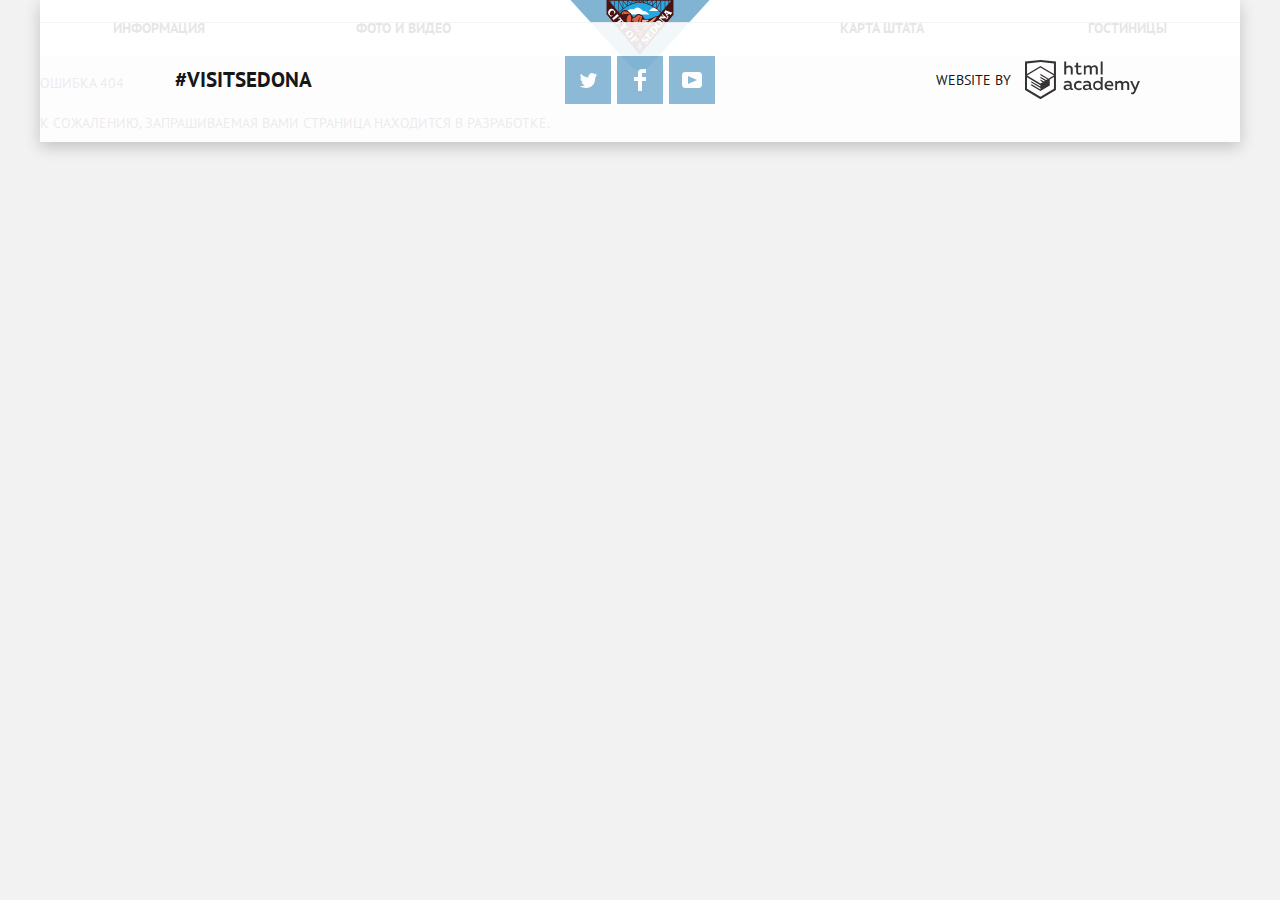
<file: map.html>
<!DOCTYPE html>
<html lang="ru">
  <head>
    <meta charset="utf-8">
    <meta http-equiv="X-UA-Compatible" content="IE=edge">
    <meta name="viewport" content="width=device-width, initial-scale=1.0">
    <title>HTML Academy: Седона</title>
    <link href="https://fonts.googleapis.com/css?family=PT+Sans:400,700&amp;subset=cyrillic" rel="stylesheet">
    <link href="css/normalize.css" rel="stylesheet">
    <link href="css/style.min.css" rel="stylesheet">
  </head>
  <body>
    <div class="main-container">
      <header class="main-header">
        <div class="main-header-wrapper">
          <a class="logo" href="index.html">
            <img src="img/logo-sedona.svg" width="140" height="72" alt="Логотип города Седона">
          </a>
          <nav class="navigation">
           <ul class="site-navigation">
              <li class="site-navigation-item-1"><a href="information.html">Информация</a></li>
              <li class="site-navigation-item-2"><a href="photo-video.html">Фото и Видео</a></li>
               <li class="site-navigation-item-3 on-page-3"><a href="#">Карта Штата</a></li>
              <li class="site-navigation-item-4"><a href="catalog.html">Гостиницы</a></li>
            </ul>
          </nav>
        </div>
      </header>
      <main class="map-wrapper">
        <div class="map">
          <p class="error-404">Ошибка 404</p>
          <p class="error-404-text">К сожалению, запрашиваемая Вами страница находится в разработке.</p>
        </div>
      </main>
      <footer>
        <div class="footer-container">
          <p class="footer-hash-tag">#VISITSEDONA</p>
          <div class="footer-social">
            <ul class="social-navigation">
              <li><a class="social-button" href="#"><span class="visually-hidden">Твиттер</span>
                <svg xmlns="http://www.w3.org/2000/svg" xmlns:xlink="http://www.w3.org/1999/xlink" width="17" height="15" viewBox="0 0 17 15"><path fill="#FFF" d="M10.95.144c1.685-.496 2.984.27 3.577 1.179.673-.231 1.331-.481 2.011-.708a2.345 2.345 0 0 1-.857 1.768c.685.17 1.304-.491 1.304-.491-.169 1-1.006 1.788-1.563 2.024-.231 6.75-3.175 11.217-10.077 11.082h-.446c-.41 0-4.164-.46-4.898-1.887 2.271.196 3.893-.422 4.693-1.177-.96-.3-2.679-.477-2.979-2.95.349.106.564.228 1.19.119C1.705 8.247.374 7.53.448 5.33c.285.328 1.067.536 1.34.472C1.085 5.561-.182 2.442.894.85c1.818 1.854 3.735 3.606 7.152 3.773C8.254 2.33 9.183.793 10.95.144z"/></svg>
              </a></li>
              <li><a class="social-button" href="#"><span class="visually-hidden">Фэйсбук</span>
                <svg xmlns="http://www.w3.org/2000/svg" width="12" height="22" viewBox="0 0 12 22"><path fill="#FFF" d="M12 4V0H8a4 4 0 0 0-4 4v4H0v4h4v10h4V12h4V8H8V4h4z"/></svg>
              </a></li>
              <li><a class="social-button" href="#"><span class="visually-hidden">Ютуб</span>
                <svg xmlns="http://www.w3.org/2000/svg" xmlns:xlink="http://www.w3.org/1999/xlink" width="20" height="16" viewBox="0 0 20 16"><path fill="#FFF" d="M17 0H3C1.35 0 0 1.35 0 3v10c0 1.65 1.35 3 3 3h14c1.65 0 3-1.35 3-3V3c0-1.65-1.35-3-3-3zM6.027 11.998V4.002L15.014 8l-8.987 3.998z"/></svg>
              </a></li>
            </ul>
          </div>
          <div class="footer-copyright">
            <div class="footer-copyright-1">website by</div>
            <div class="footer-copyright-2">
              <a class="button" href="https://htmlacademy.ru/intensive/htmlcss">
                <span class="visually-hidden">Логотип htmlacademy</span>
                  <svg id="Layer_1" data-name="Layer 1" xmlns="http://www.w3.org/2000/svg" viewBox="0 0 108.08 36.85"><title>logo-htmlacademy-small1</title><path d="M44.61,26.88a2,2,0,0,0,.55-0.1v1.33a3.25,3.25,0,0,1-1.18.21,1.67,1.67,0,0,1-1.67-1,4.84,4.84,0,0,1-3.14,1.08c-1.51,0-2.91-.83-2.91-2.55,0-2.13,2-2.79,3.71-2.79a11.08,11.08,0,0,1,2.17.25v-0.3c0-1-.76-1.77-2.19-1.77a7.42,7.42,0,0,0-3,.64v-1.7a10.21,10.21,0,0,1,3.19-.55c2.36,0,3.81,1.12,3.81,3.65v3a0.54,0.54,0,0,0,.49.59h0.17Zm-6.44-1.13A1.35,1.35,0,0,0,39.63,27h0.11a3.39,3.39,0,0,0,2.41-1V24.58a9.72,9.72,0,0,0-1.81-.21c-1,0-2.16.33-2.16,1.38h0Zm12.36-6.11a5,5,0,0,1,2.57.64V22a4.08,4.08,0,0,0-2.3-.7,2.75,2.75,0,1,0,0,5.49,5,5,0,0,0,2.43-.64v1.71a6.27,6.27,0,0,1-2.76.57A4.21,4.21,0,0,1,46,24.51q0-.21,0-0.41a4.32,4.32,0,0,1,4.18-4.46h0.38Zm12.17,7.24a2,2,0,0,0,.55-0.1v1.33a3.25,3.25,0,0,1-1.18.21,1.67,1.67,0,0,1-1.67-1,4.84,4.84,0,0,1-3.14,1.08c-1.51,0-2.91-.83-2.91-2.55,0-2.13,2-2.79,3.71-2.79a11.08,11.08,0,0,1,2.17.25v-0.3c0-1-.76-1.77-2.19-1.77a7.42,7.42,0,0,0-3,.64v-1.7a10.21,10.21,0,0,1,3.19-.55c2.36,0,3.81,1.12,3.81,3.65v3a0.54,0.54,0,0,0,.49.59h0.17Zm-6.44-1.13A1.35,1.35,0,0,0,57.73,27h0.11a3.39,3.39,0,0,0,2.41-1V24.58a9.72,9.72,0,0,0-1.81-.21c-1.06,0-2.16.33-2.16,1.38h0ZM73,16V28.2H71.35V26.88a3.88,3.88,0,0,1-3.19,1.54,4.4,4.4,0,0,1,0-8.78,3.81,3.81,0,0,1,3,1.3V16H73Zm-4.53,5.22a2.76,2.76,0,1,0,0,5.52A2.86,2.86,0,0,0,71.15,25V23A2.91,2.91,0,0,0,68.49,21.27ZM79,19.64c3.31,0,4.46,2.68,3.92,5.09H76.7c0.21,1.5,1.67,2.11,3.19,2.11a6.11,6.11,0,0,0,2.64-.59v1.6a7.14,7.14,0,0,1-3,.57C77,28.42,74.78,27,74.78,24a4.18,4.18,0,0,1,4-4.39H79Zm0.09,1.54a2.28,2.28,0,0,0-2.44,2.1v0.06H81.3A2,2,0,0,0,79.13,21.18Zm5.73,7V19.87h1.65v1a3.81,3.81,0,0,1,2.78-1.27A2.86,2.86,0,0,1,91.89,21a4.12,4.12,0,0,1,2.91-1.33A3.06,3.06,0,0,1,98,23V28.2h-1.9V23.05a1.59,1.59,0,0,0-1.42-1.75H94.42a2.8,2.8,0,0,0-2.07,1.12V28.2h-1.9V23.05A1.59,1.59,0,0,0,89,21.31H88.8a3,3,0,0,0-2.21,1.29v5.63H84.86Zm21.31-8.33h1.9l-3.91,9.46c-0.9,2.17-2.09,2.86-3.35,2.86a4.76,4.76,0,0,1-1.1-.14V30.46a2.86,2.86,0,0,0,.85.12c0.9,0,1.58-.64,2.07-1.9l0.17-.42-4-8.4h2l2.86,6.29ZM38.73,1.46V6.22a3.81,3.81,0,0,1,2.7-1.14,3.25,3.25,0,0,1,3.44,3.4v5.15H43V8.72a1.81,1.81,0,0,0-1.61-2h-0.3a2.93,2.93,0,0,0-2.32,1.39v5.52h-1.9V1.46h1.9ZM49.94,2.31v3h3V6.91h-3v3.81c0,1.1.5,1.46,1.58,1.46a4.49,4.49,0,0,0,1.69-.33v1.6A6.8,6.8,0,0,1,51,13.8a2.55,2.55,0,0,1-2.86-2.74V6.89H46.58V5.26h1.5V2.74Zm5.4,11.31V5.28H57v1A3.81,3.81,0,0,1,59.77,5a2.86,2.86,0,0,1,2.6,1.33A4.12,4.12,0,0,1,65.28,5,3.06,3.06,0,0,1,68.44,8.4v5.21h-1.9V8.46a1.59,1.59,0,0,0-1.42-1.75H64.89a2.8,2.8,0,0,0-2.07,1.12v5.78h-1.9V8.46A1.59,1.59,0,0,0,59.5,6.71H59.27A3,3,0,0,0,57.06,8v5.63H55.34ZM71.17,1.45H73V13.6H71.17V1.45ZM14.71,0H14.55L0,1.54V28.21l14.55,8.66,14.55-8.66V1.54Zm12.5,27.1L14.55,34.64,1.9,27.12V16.18l12.59,7.5V25L5.86,19.9v1.31l8.68,5.21v1.39L5.87,22.65V24l8.68,5.21,8.75-5.24V18.31L27.2,16V27.12Zm0-12.53-3.48,2-1.6,1L14.51,13v1.31L21,18.23H21l-0.14.09-1,.54-5.37-3.2V17l4.24,2.52-1,.67-3.2-1.9v1.31l2.1,1.24L14.5,22.1,2,14.65,14.51,7.11Zm0-1.32L14.49,5.76,1.91,13.25v-10L14.56,1.92,27.21,3.25v10h0Z" transform="translate(0 -0.02)" fill="#231f20"/></svg>
                </a>
            </div>
          </div>
        </div>
      </footer>
    </div>
  </body>
</html>
</file>
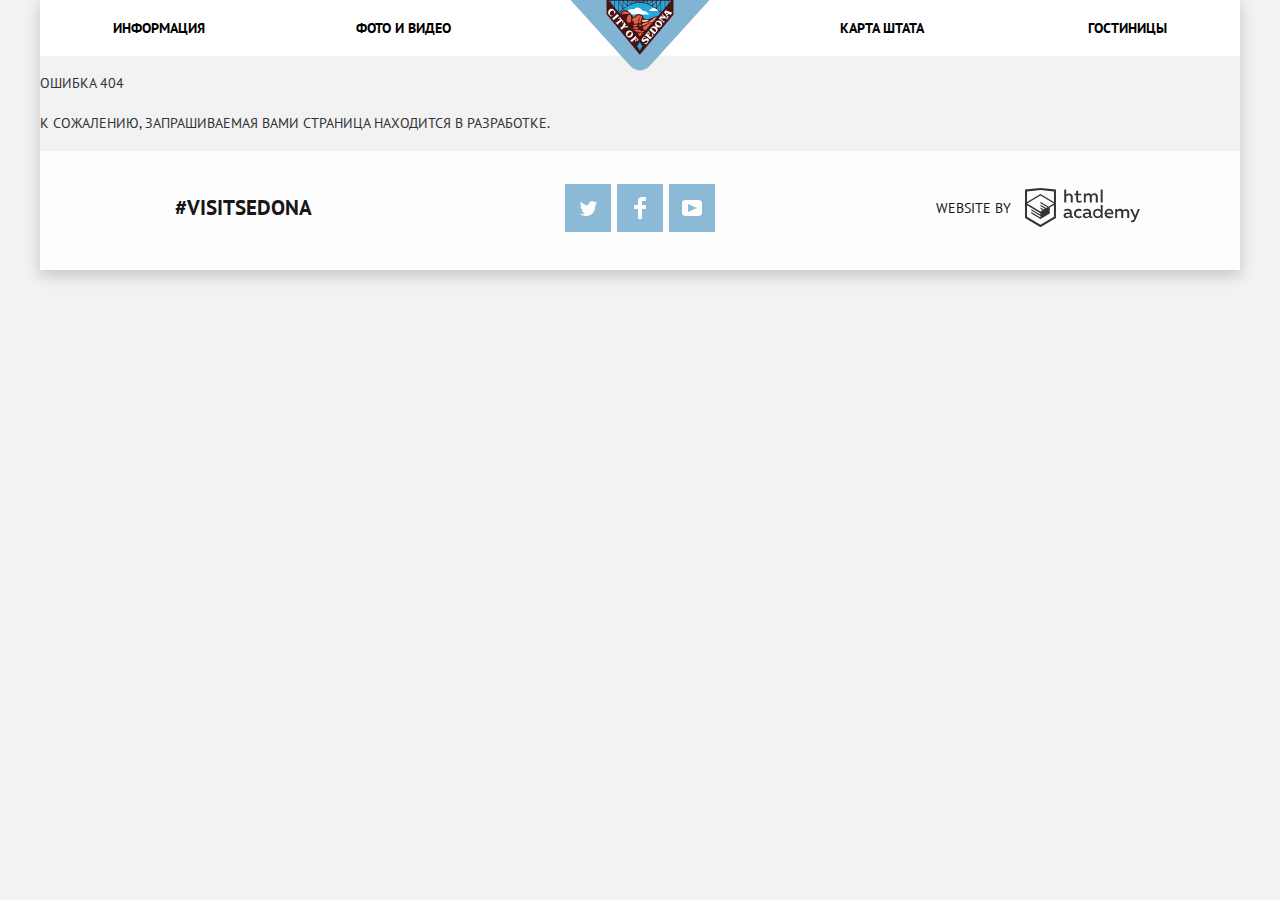
<file: photo-video.html>
<!DOCTYPE html>
<html lang="ru">
  <head>
    <meta charset="utf-8">
    <meta http-equiv="X-UA-Compatible" content="IE=edge">
    <meta name="viewport" content="width=device-width, initial-scale=1.0">
    <title>HTML Academy: Седона</title>
    <link href="https://fonts.googleapis.com/css?family=PT+Sans:400,700&amp;subset=cyrillic" rel="stylesheet">
    <link href="css/normalize.css" rel="stylesheet">
    <link href="css/style.min.css" rel="stylesheet">
  </head>
  <body>
    <div class="main-container">
      <header class="main-header">
        <div class="main-header-wrapper">
          <a class="logo" href="index.html">
            <img src="img/logo-sedona.svg" width="140" height="72" alt="Логотип города Седона">
          </a>
          <nav class="navigation">
           <ul class="site-navigation">
              <li class="site-navigation-item-1"><a href="information.html">Информация</a></li>
              <li class="site-navigation-item-2 on-page-2"><a href="#">Фото и Видео</a></li>
               <li class="site-navigation-item-3"><a href="map.html">Карта Штата</a></li>
              <li class="site-navigation-item-4"><a href="catalog.html">Гостиницы</a></li>
            </ul>
          </nav>
        </div>
      </header>
      <main class="map-wrapper">
        <div class="photo-video">
          <p class="error-404">Ошибка 404</p>
          <p class="error-404-text">К сожалению, запрашиваемая Вами страница находится в разработке.</p>
        </div>
      </main>
      <footer>
        <div class="footer-container">
          <p class="footer-hash-tag">#VISITSEDONA</p>
          <div class="footer-social">
            <ul class="social-navigation">
              <li><a class="social-button" href="#"><span class="visually-hidden">Твиттер</span>
                <svg xmlns="http://www.w3.org/2000/svg" xmlns:xlink="http://www.w3.org/1999/xlink" width="17" height="15" viewBox="0 0 17 15"><path fill="#FFF" d="M10.95.144c1.685-.496 2.984.27 3.577 1.179.673-.231 1.331-.481 2.011-.708a2.345 2.345 0 0 1-.857 1.768c.685.17 1.304-.491 1.304-.491-.169 1-1.006 1.788-1.563 2.024-.231 6.75-3.175 11.217-10.077 11.082h-.446c-.41 0-4.164-.46-4.898-1.887 2.271.196 3.893-.422 4.693-1.177-.96-.3-2.679-.477-2.979-2.95.349.106.564.228 1.19.119C1.705 8.247.374 7.53.448 5.33c.285.328 1.067.536 1.34.472C1.085 5.561-.182 2.442.894.85c1.818 1.854 3.735 3.606 7.152 3.773C8.254 2.33 9.183.793 10.95.144z"/></svg>
              </a></li>
              <li><a class="social-button" href="#"><span class="visually-hidden">Фэйсбук</span>
                <svg xmlns="http://www.w3.org/2000/svg" width="12" height="22" viewBox="0 0 12 22"><path fill="#FFF" d="M12 4V0H8a4 4 0 0 0-4 4v4H0v4h4v10h4V12h4V8H8V4h4z"/></svg>
              </a></li>
              <li><a class="social-button" href="#"><span class="visually-hidden">Ютуб</span>
                <svg xmlns="http://www.w3.org/2000/svg" xmlns:xlink="http://www.w3.org/1999/xlink" width="20" height="16" viewBox="0 0 20 16"><path fill="#FFF" d="M17 0H3C1.35 0 0 1.35 0 3v10c0 1.65 1.35 3 3 3h14c1.65 0 3-1.35 3-3V3c0-1.65-1.35-3-3-3zM6.027 11.998V4.002L15.014 8l-8.987 3.998z"/></svg>
              </a></li>
            </ul>
          </div>
          <div class="footer-copyright">
            <div class="footer-copyright-1">website by</div>
            <div class="footer-copyright-2">
              <a class="button" href="https://htmlacademy.ru/intensive/htmlcss">
                <span class="visually-hidden">Логотип htmlacademy</span>
                  <svg id="Layer_1" data-name="Layer 1" xmlns="http://www.w3.org/2000/svg" viewBox="0 0 108.08 36.85"><title>logo-htmlacademy-small1</title><path d="M44.61,26.88a2,2,0,0,0,.55-0.1v1.33a3.25,3.25,0,0,1-1.18.21,1.67,1.67,0,0,1-1.67-1,4.84,4.84,0,0,1-3.14,1.08c-1.51,0-2.91-.83-2.91-2.55,0-2.13,2-2.79,3.71-2.79a11.08,11.08,0,0,1,2.17.25v-0.3c0-1-.76-1.77-2.19-1.77a7.42,7.42,0,0,0-3,.64v-1.7a10.21,10.21,0,0,1,3.19-.55c2.36,0,3.81,1.12,3.81,3.65v3a0.54,0.54,0,0,0,.49.59h0.17Zm-6.44-1.13A1.35,1.35,0,0,0,39.63,27h0.11a3.39,3.39,0,0,0,2.41-1V24.58a9.72,9.72,0,0,0-1.81-.21c-1,0-2.16.33-2.16,1.38h0Zm12.36-6.11a5,5,0,0,1,2.57.64V22a4.08,4.08,0,0,0-2.3-.7,2.75,2.75,0,1,0,0,5.49,5,5,0,0,0,2.43-.64v1.71a6.27,6.27,0,0,1-2.76.57A4.21,4.21,0,0,1,46,24.51q0-.21,0-0.41a4.32,4.32,0,0,1,4.18-4.46h0.38Zm12.17,7.24a2,2,0,0,0,.55-0.1v1.33a3.25,3.25,0,0,1-1.18.21,1.67,1.67,0,0,1-1.67-1,4.84,4.84,0,0,1-3.14,1.08c-1.51,0-2.91-.83-2.91-2.55,0-2.13,2-2.79,3.71-2.79a11.08,11.08,0,0,1,2.17.25v-0.3c0-1-.76-1.77-2.19-1.77a7.42,7.42,0,0,0-3,.64v-1.7a10.21,10.21,0,0,1,3.19-.55c2.36,0,3.81,1.12,3.81,3.65v3a0.54,0.54,0,0,0,.49.59h0.17Zm-6.44-1.13A1.35,1.35,0,0,0,57.73,27h0.11a3.39,3.39,0,0,0,2.41-1V24.58a9.72,9.72,0,0,0-1.81-.21c-1.06,0-2.16.33-2.16,1.38h0ZM73,16V28.2H71.35V26.88a3.88,3.88,0,0,1-3.19,1.54,4.4,4.4,0,0,1,0-8.78,3.81,3.81,0,0,1,3,1.3V16H73Zm-4.53,5.22a2.76,2.76,0,1,0,0,5.52A2.86,2.86,0,0,0,71.15,25V23A2.91,2.91,0,0,0,68.49,21.27ZM79,19.64c3.31,0,4.46,2.68,3.92,5.09H76.7c0.21,1.5,1.67,2.11,3.19,2.11a6.11,6.11,0,0,0,2.64-.59v1.6a7.14,7.14,0,0,1-3,.57C77,28.42,74.78,27,74.78,24a4.18,4.18,0,0,1,4-4.39H79Zm0.09,1.54a2.28,2.28,0,0,0-2.44,2.1v0.06H81.3A2,2,0,0,0,79.13,21.18Zm5.73,7V19.87h1.65v1a3.81,3.81,0,0,1,2.78-1.27A2.86,2.86,0,0,1,91.89,21a4.12,4.12,0,0,1,2.91-1.33A3.06,3.06,0,0,1,98,23V28.2h-1.9V23.05a1.59,1.59,0,0,0-1.42-1.75H94.42a2.8,2.8,0,0,0-2.07,1.12V28.2h-1.9V23.05A1.59,1.59,0,0,0,89,21.31H88.8a3,3,0,0,0-2.21,1.29v5.63H84.86Zm21.31-8.33h1.9l-3.91,9.46c-0.9,2.17-2.09,2.86-3.35,2.86a4.76,4.76,0,0,1-1.1-.14V30.46a2.86,2.86,0,0,0,.85.12c0.9,0,1.58-.64,2.07-1.9l0.17-.42-4-8.4h2l2.86,6.29ZM38.73,1.46V6.22a3.81,3.81,0,0,1,2.7-1.14,3.25,3.25,0,0,1,3.44,3.4v5.15H43V8.72a1.81,1.81,0,0,0-1.61-2h-0.3a2.93,2.93,0,0,0-2.32,1.39v5.52h-1.9V1.46h1.9ZM49.94,2.31v3h3V6.91h-3v3.81c0,1.1.5,1.46,1.58,1.46a4.49,4.49,0,0,0,1.69-.33v1.6A6.8,6.8,0,0,1,51,13.8a2.55,2.55,0,0,1-2.86-2.74V6.89H46.58V5.26h1.5V2.74Zm5.4,11.31V5.28H57v1A3.81,3.81,0,0,1,59.77,5a2.86,2.86,0,0,1,2.6,1.33A4.12,4.12,0,0,1,65.28,5,3.06,3.06,0,0,1,68.44,8.4v5.21h-1.9V8.46a1.59,1.59,0,0,0-1.42-1.75H64.89a2.8,2.8,0,0,0-2.07,1.12v5.78h-1.9V8.46A1.59,1.59,0,0,0,59.5,6.71H59.27A3,3,0,0,0,57.06,8v5.63H55.34ZM71.17,1.45H73V13.6H71.17V1.45ZM14.71,0H14.55L0,1.54V28.21l14.55,8.66,14.55-8.66V1.54Zm12.5,27.1L14.55,34.64,1.9,27.12V16.18l12.59,7.5V25L5.86,19.9v1.31l8.68,5.21v1.39L5.87,22.65V24l8.68,5.21,8.75-5.24V18.31L27.2,16V27.12Zm0-12.53-3.48,2-1.6,1L14.51,13v1.31L21,18.23H21l-0.14.09-1,.54-5.37-3.2V17l4.24,2.52-1,.67-3.2-1.9v1.31l2.1,1.24L14.5,22.1,2,14.65,14.51,7.11Zm0-1.32L14.49,5.76,1.91,13.25v-10L14.56,1.92,27.21,3.25v10h0Z" transform="translate(0 -0.02)" fill="#231f20"/></svg>
                </a>
            </div>
          </div>
        </div>
      </footer>
    </div>
  </body>
</html>
</file>
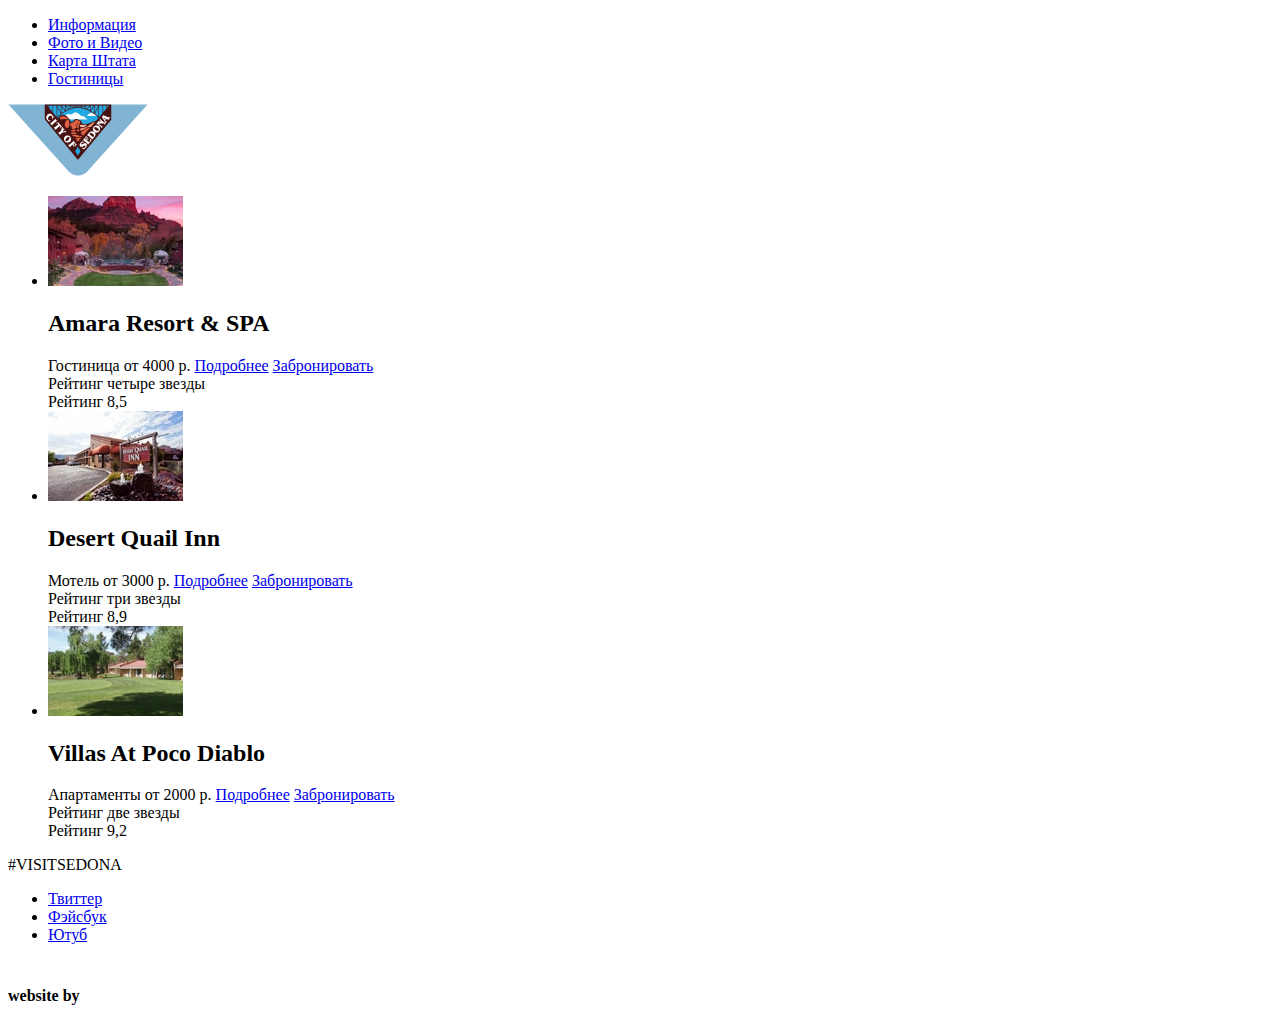
<file: sedona-catalog.html>
<!DOCTYPE html>
<html lang="ru">
  <head>
    <meta charset="utf-8">
    <title>HTML Academy: Седона</title>
  </head>
  <body>

  	<header class="main-header">
  		<nav class="navigation">
  			<ul class="site-navigation">
  				<li><a href="info.html">Информация</a></li>
  				<li><a href="photo-video.html">Фото и Видео</a></li>
  				<li><a href="state-map.html">Карта Штата</a></li>
  				<li><a href="hotels.html">Гостиницы</a></li>
  			</ul>
  		</nav>
  		<a class="logo" href="sedona-index.html">
  			<img src="img/logo.png" width="140" height="72" alt="Логотип города Седона">
  		</a>
  	</header>

  	<main>
      <section class="hotels-search-results">
      	<ul>
        	<li class="catalog-item">
          		<img src="img/hotel-small-1.jpg" width="135" height="90" alt="Фотография гостиницы Amara Resort & SPA">
            	<h2>Amara Resort & SPA</h2>
            	<span>Гостиница</span>
            	<span>от 4000 р.</span>
            	<a class="button" href="#">Подробнее</a>
            	<a class="button" href="#">Забронировать</a>
            	<div class="rating-block-1">
            		<span class="visually-hidden">Рейтинг четыре звезды</span>
            	</div>
            	<span>Рейтинг 8,5</span>
          	</li>
          	<li class="catalog-item">
            	<img src="img/hotel-small-2.jpg" width="135" height="90" alt="Фотография мотеля Desert Quail Inn">
            	<h2>Desert Quail Inn</h2>
            	<span>Мотель</span>
            	<span>от 3000 р.</span>
            	<a class="button" href="#">Подробнее</a>
            	<a class="button" href="#">Забронировать</a>
            	<div class="rating-block-2">
            		<span class="visually-hidden">Рейтинг три звезды</span>
            	</div>
            	<span>Рейтинг 8,9</span>            
          	</li>
          	<li class="catalog-item">
            	<img src="img/hotel-small-3.jpg" width="135" height="90" alt="Фотография апартаментов Villas At Poco Diablo">
            	<h2>Villas At Poco Diablo</h2>
            	<span>Апартаменты</span>
            	<span>от 2000 р.</span>
            	<a class="button" href="#">Подробнее</a>
            	<a class="button" href="#">Забронировать</a>
            	<div class="rating-block-1">
            		<span class="visually-hidden">Рейтинг две звезды</span>
            	</div>
            	<span>Рейтинг 9,2</span>   
          	</li>
        </ul>
      </section>
    </main>

    <footer>
      <p class="footer-hash-tag">#VISITSEDONA</p>
      <div class="footer-social">
        <ul>
          <li><a class="social-button" href="#">Твиттер</a></li>
          <li><a class="social-button" href="#">Фэйсбук</a></li>
          <li><a class="social-button" href="#">Ютуб</a></li>
        </ul>
      </div>
      <p class="footer-copyright">
        <b>website by</b> 
        <a class="button" href="https://htmlacademy.ru">
          <img src="img/html-academy-logo.svg" width="115" height="41" alt="Логотип htmlacademy">
        </a>
      </p>
    </footer>	

  </body>
</html>
</file>
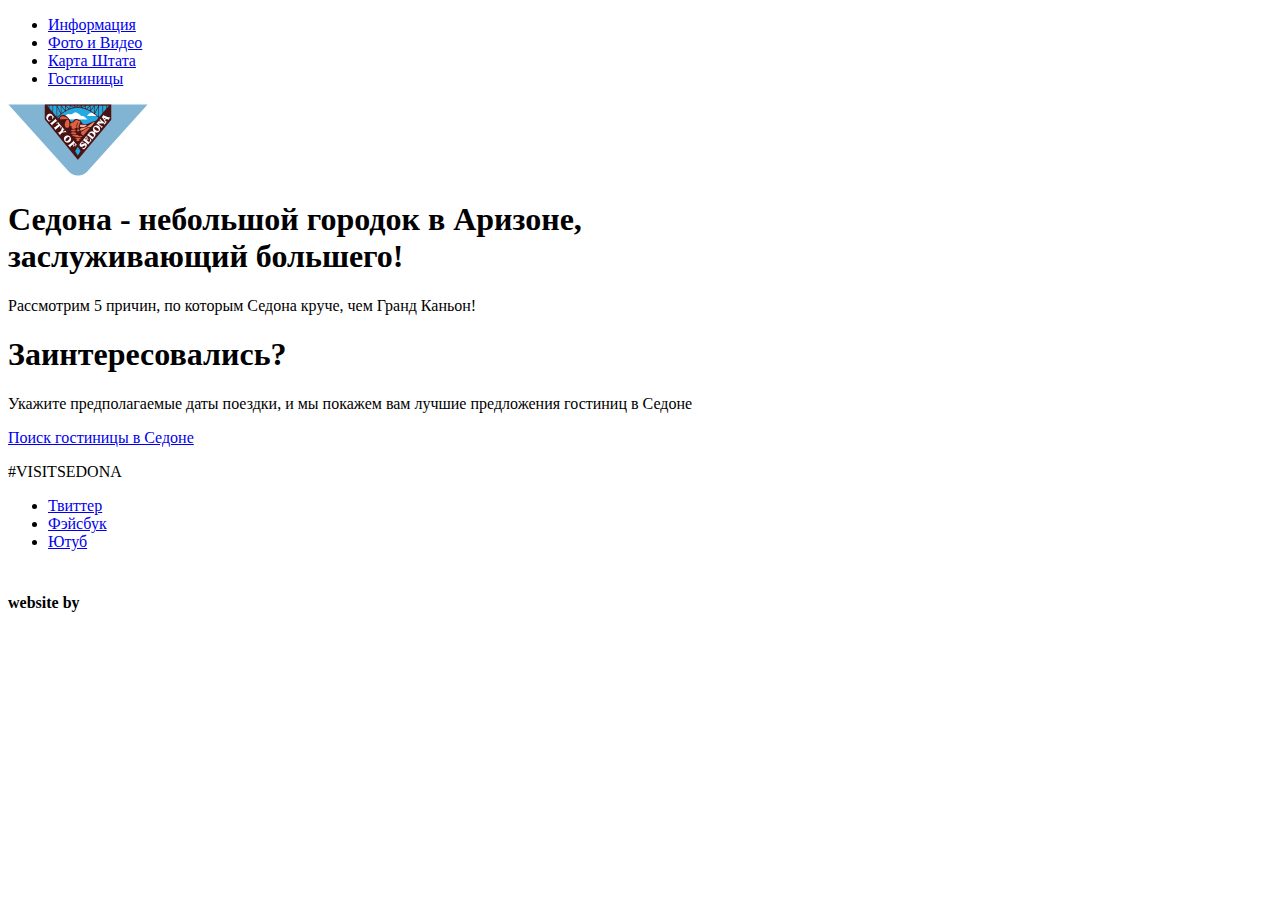
<file: sedona-index.html>
<!DOCTYPE html>
<html lang="ru">
  <head>
    <meta charset="utf-8">
    <title>HTML Academy: Седона</title>
  </head>
  <body>

  	<header class="main-header">
  		<nav class="navigation">
  			<ul class="site-navigation">
  				<li><a href="info.html">Информация</a></li>
  				<li><a href="photo-video.html">Фото и Видео</a></li>
  				<li><a href="state-map.html">Карта Штата</a></li>
  				<li><a href="hotels.html">Гостиницы</a></li>
  			</ul>
  		</nav>
  		<a class="logo" href="sedona-index.html">
  			<img src="img/logo.png" width="140" height="72" alt="Логотип города Седона">
  		</a>
  	</header>

  	<main>
  		<section class="welcome">
  			<h1>Седона - небольшой городок в Аризоне,<br>
  			заслуживающий большего!</h1>
  			<p>Рассмотрим 5 причин, по которым Седона круче, чем Гранд Каньон!</p>
  		</section>

  		<section class="interested">
  			<h1>Заинтересовались?</h1>
  			<p>Укажите предполагаемые даты поездки, и мы покажем вам лучшие предложения гостиниц в Седоне</p>
  			<span>
  				<a class="button" href="#">Поиск гостиницы в Седоне</a>
  			</span>
  		</section>
  	</main>
  	<footer>
  		<p class="footer-hash-tag">#VISITSEDONA</p>
  		<div class="footer-social">
  			<ul>
  				<li><a class="social-button" href="#">Твиттер</a></li>
  				<li><a class="social-button" href="#">Фэйсбук</a></li>
  				<li><a class="social-button" href="#">Ютуб</a></li>
  			</ul>
  		</div>
  		<p class="footer-copyright">
  			<b>website by</b> 
  			<a class="button" href="https://htmlacademy.ru">
  				<img src="img/html-academy-logo.svg" width="115" height="41" alt="Логотип htmlacademy">
  			</a>
  		</p>
  	</footer>
  </body>
</html>
</file>
<file: css/style.min.css>
.navigation,body{font-size:14px;line-height:26px}body{margin:0;padding:0;font-family:"PT Sans","Arial",sans-serif;text-transform:uppercase;background-position:top center;background-repeat:no-repeat;font-weight:400;color:#333;background-color:#f2f2f2}a{text-decoration:none}.visually-hidden{position:absolute;clip:rect(0 0 0 0);width:1px;height:1px;margin:-1px}.navigation{font-weight:700;color:#000;background-color:#fff}.site-navigation a{color:#000}.site-navigation a:hover{color:#81b3d2}.site-navigation a:focus{color:#000;opacity:.3}.navigation ul{background-color:#fff;list-style:none;display:flex;justify-content:space-between;padding-left:73px;padding-right:73px}.site-navigation{margin:0;padding:0;list-style:none;display:flex}.site-navigation li{padding-top:15px;padding-bottom:15px;width:240px;display:flex}.site-navigation-item-1,.site-navigation-item-2{justify-content:flex-start}.site-navigation-item-2{margin-left:-85px}.site-navigation-item-3{margin-right:-85px}.site-navigation-item-3,.site-navigation-item-4{justify-content:flex-end}.features div,.interested,.welcome{text-align:center}.welcome h2,.welcome p{color:#000;font-size:21px;line-height:26px;font-weight:700;padding-top:61px;margin:0}.welcome p{color:#333;font-size:14px;font-weight:400;padding-top:25px;padding-bottom:52px}.features{display:flex;flex-wrap:wrap}.features div{margin:0}.features p,.features span,.interested h2{font-size:21px;line-height:23px;font-weight:700;margin:0}.features span{font-size:14px;font-weight:400;padding-top:20px;display:block}.features-blue{width:400px;background-color:#81b3d2;color:#fff;padding-top:45px;margin:0}.features-image-1{width:800px;height:255px;padding:0;margin:0}.features-white{width:400px;background-color:#fff;margin:0}.features-white img{display:block;padding:60px 0 0 162px;margin:0}.features-white p{padding-top:30px;margin:0}.features-white span{padding-top:20px;padding-bottom:80px;margin:0}.features-image-2{width:800px;height:255px;padding:0;margin:0}.features-grey{width:400px;background-color:#eee}.features-grey p{padding-top:45px;margin:0}.features-grey span{padding-top:22px;margin:0}.last-row{padding-bottom:53px}.interested h2{color:#000;font-size:30px;line-height:36px;padding-top:50px}.interested p{color:#333;font-size:14px;line-height:23px;font-weight:400;padding-top:25px;margin:0}.interested a{color:#fff;background-color:#766357;font-size:21px;line-height:26px;font-weight:700}.interested a:hover{color:#fff;background-color:#604e43}.interested a:focus{color:#857871;background-color:#503e33}.main-container{width:1200px;box-shadow:0 5px 15px rgba(0,1,1,.2);margin-left:auto;margin-right:auto}.main-header-wrapper{position:relative}.main-header-wrapper .logo{position:absolute;top:-1px;left:530px}.second-header-wrapper{height:508px;background-color:#dbe9f2;background-image:url(../img/intro-mask.svg),url(../img/background-photo.jpg);background-position:0 451px,0 -83px;background-size:1200px,1200px;background-repeat:no-repeat}.grand-canyon-sucks{padding:76px 370px 0}.interested,.welcome{background-color:#fff;margin:0;padding:0}.interested{position:relative}.button,.results-sorting span{display:inline-block;vertical-align:middle}.button-search{padding:30px 140px;margin-top:49px}.map{padding:0;margin:0 0 -128px}.on-page-4 a{color:#766357}.search-form{width:1200px;height:217px;background-color:#666b71;background-image:url(../img/background-photo-blur.jpg);background-position:0 -300px;background-size:1200px;background-repeat:no-repeat;color:#fff}.filter{display:flex}.filter-type-1{margin-left:73px}.filter-type-1,.filter-type-2{width:255px;margin-top:27px;padding:0}.filter-type-1 legend,.filter-type-2 legend{font-size:16px;line-height:21px;font-weight:600}.filter fieldset{border:0;padding:0;margin:0}.filter legend{font-size:16px;line-height:21px;margin-bottom:26px}.filter ul{list-style:none;font-size:14px;line-height:21px;padding:0;margin:0}.filter-option{margin-bottom:26px;padding-left:40px}.filter-option label{position:relative;display:block;cursor:pointer;user-select:none}.filter-input-checkbox+label::before{content:"";position:absolute;left:-40px;top:-2px;width:25px;height:25px;background-image:url(../img/checkbox-off-25.03.svg);background-repeat:no-repeat;background-position:0 0}.filter-input-checkbox:checked+label::after{content:"";position:absolute;left:-40px;top:-2px;width:25px;height:25px;background-image:url(../img/checkbox-on.svg);background-repeat:no-repeat;background-position:0 0}.input[type=checkbox]:disabled+label::before{content:"";position:absolute;left:-40px;top:-2px;width:25px;height:25px;background-image:url(../img/checkbox-off-disabled.png);background-repeat:no-repeat;background-position:0 0}.filter-range{width:317px;margin:27px 0 0 227px;color:#fff}.filter-range-title{margin-bottom:9px;font-weight:600;font-size:16px;line-height:21px}.price-controls{position:relative;height:35px;margin-bottom:20px;font-size:0;border:2px solid #fff;border-radius:2px}.price-controls::after{content:"";position:absolute;top:50%;left:50%;width:2px;height:22px;background:#fff;transform:translate(-50%,-50%)}.price-controls label{display:inline-block;font-size:14px;line-height:21px;vertical-align:middle;cursor:pointer}.price-controls .max-price,.price-controls .min-price{width:90px;margin-top:5px}.price-controls .min-price{padding-left:65px}.price-controls .max-price{padding-left:57px}.price-controls input{width:50px;margin:0;color:inherit;font:inherit;background:0 0;border:0}.range-controls{position:relative;margin-bottom:32px}.range-controls .scale{height:2px;background:rgba(255,255,255,.3)}.range-controls .bar{width:80%;height:2px;background:#fff}.range-toggle{position:absolute;top:-9px;width:4px;height:4px;background:#ababab;border:8px solid #fff;border-radius:50%;box-shadow:0 2px 1px 0 rgba(0,1,1,.2);cursor:pointer}.range-toggle:hover{background:#1c4f80}.range-toggle-min{left:0}.range-toggle-max{left:80%}.btn-transparent{display:block;margin:0 0 0 85px;padding:6px 35px;font-size:14px;line-height:20px;color:#fff;text-transform:uppercase;background:0 0;border:2px solid #fff;border-radius:2px;cursor:pointer}.btn-transparent:hover{color:#000;background:#fff}.results-sorting{background-color:#fff;border-bottom:.5px solid #f2f2f2}.results-found{width:135px;padding:30px 0 30px 73px;font-size:21px;line-height:26px;font-weight:700;color:#000}.sorting-type{width:78px;font-size:12px;line-height:18px;color:#000;padding-left:27px}.sorting-by,.sorting-by:hover{border-bottom:dashed 1px #81b3d2}.sorting-by{font-size:12px;line-height:18px;margin-left:30px;color:#b2b2b2}.sorting-by:hover{color:#81b3d2}.sorting-by:focus{color:#81b3d2;border-bottom:none}.sorting-by:active{color:#000;border-bottom:none}.sorting-direction-down,.sorting-direction-up{width:11px;height:10px}.sorting-direction-up{margin-left:500px}.sorting-direction-down{margin-left:6px}.sorting-direction-down:hover path,.sorting-direction-up:hover path{fill:#000}.sorting-direction-down:focus path,.sorting-direction-up:focus path{fill:#81b3d2}.footer-copyright a:hover path,.sorting-direction-down:active path,.sorting-direction-up:active path{fill:#81b3d2}.hotels{display:flex;justify-content:space-between;margin:0;padding:0;list-style:none;flex-wrap:wrap}.catalog-item{display:flex;width:1200px;background-color:#fff;border-top:.5px solid #f2f2f2;border-bottom:.5px solid #f2f2f2}.catalog-item-photo img{display:block;padding:30px 0 30px 73px;margin:0}.catalog-item-data{padding-left:30px;width:750px}.catalog-item h2{color:#000;font-size:21px;line-height:26px;font-weight:700;padding-top:24px;margin:0}.hotel-name a{color:#000;padding:0;margin:0}.hotel-name a:hover{color:#81b3d2}.hotel-name a:focus{color:#000;opacity:.3}.hotel-type-and-price span{display:inline-block;width:110px;padding:7px 0 9px;margin:0}.button-info{color:#fff;font-size:14px;font-weight:700;line-height:21px;background-color:#81b3d2;padding:4px 17px}.more-info a:hover{color:#fff;background-color:#669ec0}.more-info a:focus{color:#88b6d1;background-color:#5496bd}.button-book{color:#fff;background-color:#766357;font-size:14px;font-weight:700;line-height:21px;padding:4px 17px}.book a:hover{color:#fff;background-color:#604e43}.book a:focus{color:#857871;background-color:#503e33}.rating-block{margin-right:65px}.rating-star-2,.rating-star-3,.rating-star-4{width:142px;height:27px;background-color:#fefefe;background-image:url(../img/star.svg),url(../img/star.svg),url(../img/star.svg),url(../img/star.svg);background-position:45px 0,70px 0,95px 0,118px 0;background-repeat:no-repeat;margin:28px 0 0 30px}.rating-star-2,.rating-star-3{background-image:url(../img/star.svg),url(../img/star.svg),url(../img/star.svg);background-position:70px 0,95px 0,118px 0}.rating-star-2{background-image:url(../img/star.svg),url(../img/star.svg);background-position:95px 0,118px 0}.rating-count span{display:inline-block;width:110px;height:21px;text-align:center;vertical-align:middle;color:#666;background-color:#f2f2f2;font-size:14px;font-weight:400;line-height:21px;padding:4px 0;margin:38px 0 0 55px}.modal-search{display:none;position:absolute;background-color:#fff;background-position:0 0;box-shadow:0 7px 15px rgba(0,0,0,.7);top:292px;left:315px;width:570px;height:395px;text-align:right}.modal-show{display:block}.check-in-date label{padding-right:15px}.check-out-date label{padding-right:10px}.check-in-date input[type=text],.check-out-date input[type=text]{width:335px;height:36px;padding-left:15px;margin-bottom:30px;background-color:#f2f2f2;font-size:14px;line-height:26px;font-weight:700;color:#000;text-transform:uppercase;border:0;resize:none}.check-in-date input:hover,.check-out-date input:hover{background-color:#ebebeb}.check-in-date input:focus,.check-out-date input:focus{font-size:14px;line-height:26px;font-weight:700;background-color:#fff;border:solid 2px #e5e5e5;outline:0;resize:none;-webkit-appearance:none;-moz-appearance:none;appearance:none}.check-in-date{display:inline-block;vertical-align:middle;margin-top:55px}.check-in-date,.check-out-date{font-size:14px;line-height:26px;font-weight:700;color:#000;text-transform:uppercase;margin-right:55px}.calendar-in,.calendar-out{position:absolute;top:62px;right:66px;width:21px;height:22px;font-size:0;padding:0;border:0;cursor:pointer;background:0 0}.calendar-out{top:130px}.sub-options{display:flex;justify-content:flex-end;align-items:center}.sub-options label{padding-top:5px}.adults,.adults input[type=text],.children,.children input[type=text]{font-size:14px;line-height:26px;font-weight:700;color:#000;text-transform:uppercase}.adults,.children{display:flex;margin-bottom:54px}.adults input[type=text],.children input[type=text]{width:38px;height:38px;padding:0;background-color:#f2f2f2;text-align:center;border:0;resize:none}.adults{margin-right:50px}.children{margin-right:55px}.children label{margin-left:9px}.minus-1,.minus-2,.plus-1,.plus-2{font-size:24px;font-weight:700;color:#cacaca;width:38px;height:38px;text-align:center;border:0;cursor:pointer;background-color:#f2f2f2;padding:0}.minus-1{margin-left:35px}.minus-2{margin-left:25px}.calendar-in:hover path,.calendar-out:hover path{fill:#000}.calendar-in:active path,.calendar-out:active path{fill:#81b3d2}.calendar-in:active,.calendar-in:active path,.calendar-out:active,.calendar-out:active path{outline:0;-webkit-appearance:none;-moz-appearance:none;appearance:none}.calendar-in:focus,.calendar-out:focus{outline:red;-webkit-appearance:none;-moz-appearance:none;appearance:none}.minus-1:hover,.minus-2:hover,.plus-1:hover,.plus-2:hover{color:#000}.minus-1:active,.minus-2:active,.plus-1:active,.plus-2:active{color:#81b3d2;outline:0;-webkit-appearance:none;-moz-appearance:none;appearance:none}.adults input:focus,.children input:focus,.minus-1:focus,.minus-2:focus,.plus-1:focus,.plus-2:focus{outline:0;-webkit-appearance:none;-moz-appearance:none;appearance:none}.adults input:focus,.children input:focus{background-color:#fff;border:solid 2px #e5e5e5;resize:none}.hotel-search-form .button{width:458px;height:58px;margin-right:55px;font-size:21px;line-height:26px;font-weight:700;color:#fff;text-transform:uppercase;vertical-align:middle;background-color:#81b3d2;border:0}.hotel-search-form .button:hover,.social-button:hover{background-color:#669ec0}.hotel-search-form .button:active{color:#88b6d1;background-color:#5496bd}.footer-container{display:flex;background-color:#fff;border-top:.5px solid #f2f2f2;opacity:.9;align-items:center;align-content:center;padding:33px 0 38px;margin:0}.footer-hash-tag{width:135px;margin:0 0 0 135px;font-size:21px;line-height:26px;font-weight:700;text-align:left;color:#000}.social-navigation{list-style:none}.footer-social ul{list-style:none;display:flex;width:150px;flex-wrap:wrap;justify-content:space-between;margin:0 0 0 255px;padding:0}.social-button{display:flex;align-items:center;justify-content:center;width:46px;height:48px;background-color:#81b3d2}.social-button:focus{background-color:#5496bd}.social-button:focus path{fill:#88b6d1}.footer-copyright{width:250px;margin-left:175px;text-align:right}.footer-copyright-1{display:inline-block;vertical-align:middle;width:85px;font-size:14px;line-height:26px;color:#000;margin-right:10px}.footer-copyright a,.footer-copyright-2{display:inline-block;vertical-align:middle;width:115px;margin:0;padding:0}.footer-copyright a{height:41px}.footer-copyright a:focus path{fill:#bdbbbc}
</file>
